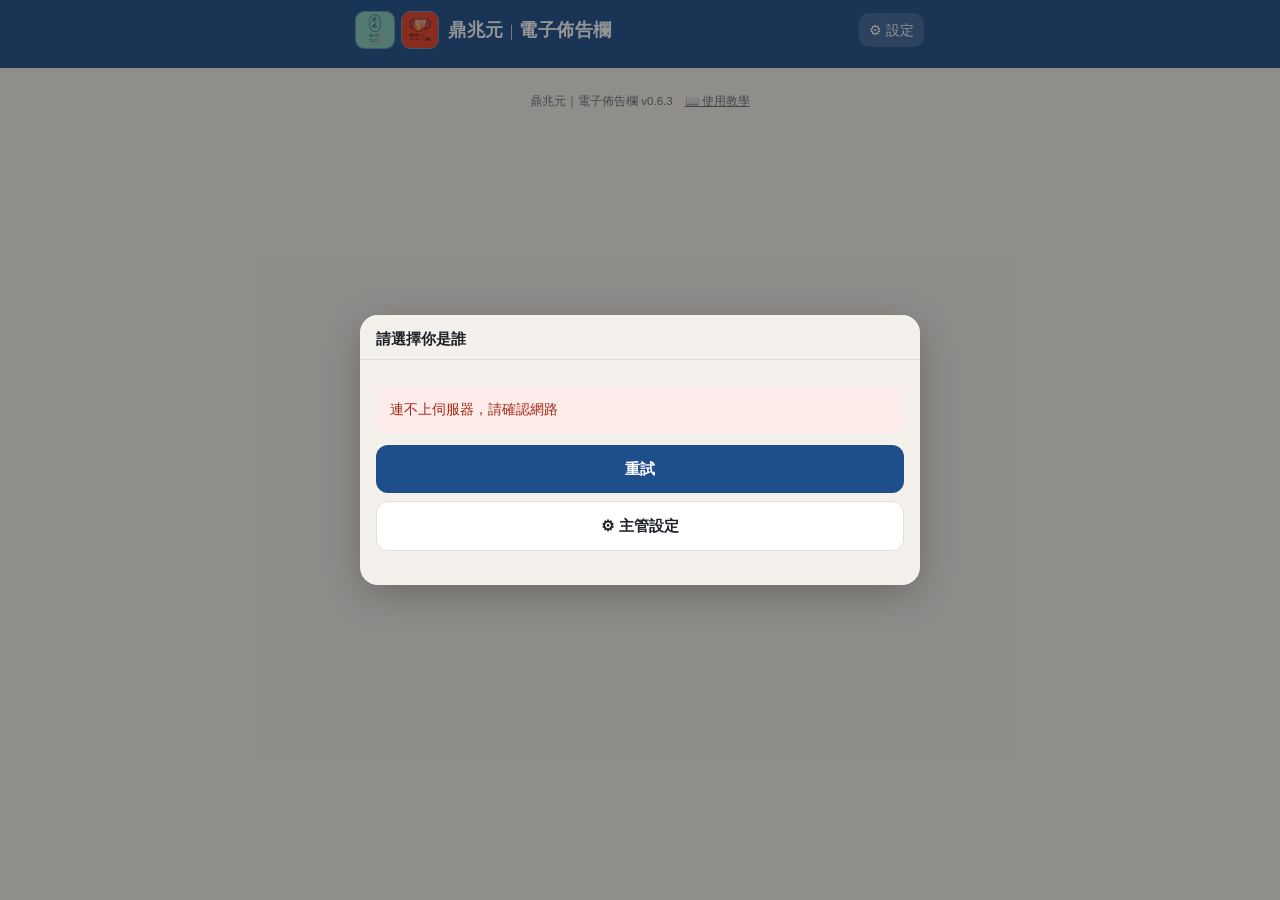
<file: index.html>
<!doctype html>
<html lang="zh-Hant">
<head>
<meta charset="utf-8">
<meta name="viewport" content="width=device-width, initial-scale=1, viewport-fit=cover">
<meta name="robots" content="noindex,nofollow">
<title>鼎兆元｜電子佈告欄</title>
<meta name="description" content="鼎兆元集團公告與重要事項，請點開查看並完成簽名確認。">
<meta property="og:type" content="website">
<meta property="og:site_name" content="鼎兆元｜電子佈告欄">
<meta property="og:title" content="鼎兆元｜電子佈告欄">
<meta property="og:description" content="鼎兆元集團公告與重要事項，請點開查看並完成簽名確認。">
<meta property="og:url" content="https://dzy-bulletin.github.io/">
<meta property="og:image" content="https://dzy-bulletin.github.io/assets/og.jpg">
<meta property="og:image:width" content="1200">
<meta property="og:image:height" content="630">
<meta name="twitter:card" content="summary_large_image">
<meta name="theme-color" content="#1F4E8C">
<link rel="icon" href="assets/logo-mzt.png">
<link rel="stylesheet" href="css/app.css?v=0.6.3">
</head>
<body>

<div class="demo" id="demoBar" hidden></div>

<header class="top">
  <div class="in">
    <div class="logos"><img class="mzt" src="assets/logo-mzt.png" alt="墨竹亭"><img class="mala" src="assets/logo-mala.jpg" alt="麻的小辛辣"></div>
    <h1>鼎兆元<small>｜</small>電子佈告欄</h1>
    <button class="iconbtn" id="openAdmin">⚙ 設定</button>
  </div>
  <div class="me" id="meBar"></div>
</header>

<main class="wrap">
  <div id="app"></div>
  <div class="foot" id="foot"></div>
</main>

<div class="mask" id="mask"><div class="sheet" id="sheet"></div></div>

<div class="viewer" id="viewer">
  <div class="vbar"><b id="vname"></b><button id="vclose">關閉</button></div>
  <div class="vnote">僅供線上檢視・不提供下載</div>
  <div class="vbody" id="vbody"></div>
</div>

<div class="toast" id="toast"></div>

<script src="js/config.js?v=0.6.3"></script>
<script src="js/logic.js?v=0.6.3"></script>
<script src="js/ui.js?v=0.6.3"></script>
<script src="js/api.js?v=0.6.3"></script>
<script src="js/sign.js?v=0.6.3"></script>
<script src="js/staff.js?v=0.6.3"></script>
<script src="js/admin.js?v=0.6.3"></script>
<script>
  // 本機模式才載入假後端（共用正式後端的 Service.js）
  if (CFG.MODE === 'local') {
    ['gas/Auth.js', 'gas/Service.js', 'js/demo-data.js', 'js/mock.js'].reduce(function (p, src) {
      return p.then(function () { return new Promise(function (ok, no) { var s = document.createElement('script'); s.src = src + '?v=' + CFG.VERSION; s.onload = ok; s.onerror = no; document.head.appendChild(s); }); });
    }, Promise.resolve()).then(Staff.start, function () { UI.fatal('本機假後端載入失敗'); });
  } else {
    Staff.start();
  }
</script>
</body>
</html>
</file>
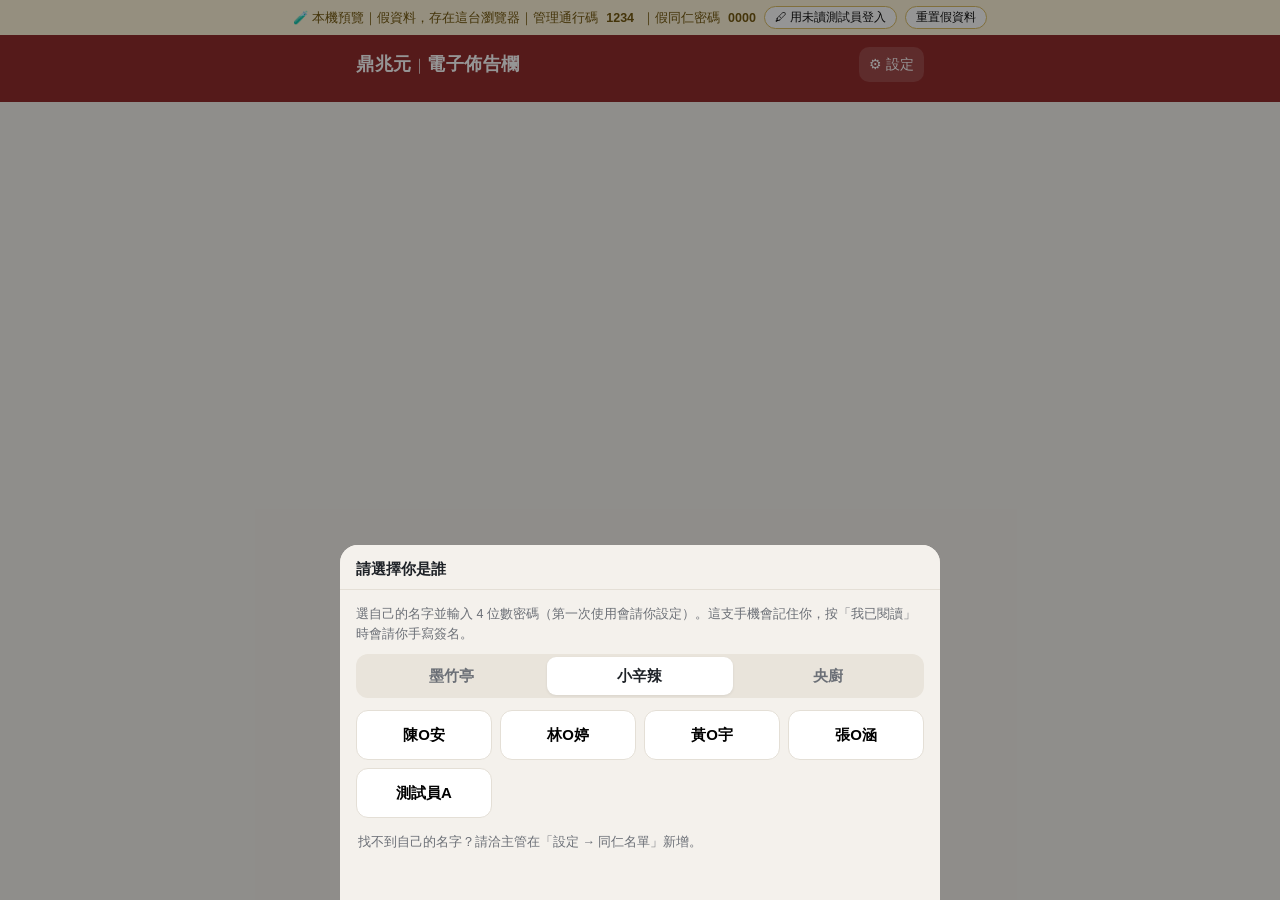
<file: preview/index.html>
<!doctype html>
<html lang="zh-Hant">
<head>
<meta charset="utf-8">
<meta name="viewport" content="width=device-width, initial-scale=1, viewport-fit=cover">
<title>鼎兆元｜電子佈告欄</title>
<style>
:root{
  --bg:#f4f1ec; --card:#fff; --ink:#1f2328; --sub:#6b6f76; --line:#e4dfd6;
  --brand:#8a1f1f; --brand-ink:#fff; --soft:#f8f5f0;
  --mzt:#2f6b4f; --mala:#c0392b; --cf:#b7791f;
  --ok:#2f7d4f; --warn:#b7791f; --dot:#d93025;
  --radius:14px; --shadow:0 1px 2px rgba(0,0,0,.06),0 4px 14px rgba(0,0,0,.05);
}
*{box-sizing:border-box}
html,body{margin:0}
body{background:var(--bg);color:var(--ink);font:15px/1.6 -apple-system,BlinkMacSystemFont,"PingFang TC","Noto Sans TC","Microsoft JhengHei",sans-serif;-webkit-font-smoothing:antialiased}
button{font:inherit;cursor:pointer}
input,textarea,select{font:inherit;color:inherit}
.wrap{max-width:600px;margin:0 auto;padding:0 16px 96px}
.demo{background:#fff4d6;color:#6b4e00;font-size:12.5px;padding:6px 16px;display:flex;gap:8px;align-items:center;justify-content:center;flex-wrap:wrap}
.demo button{border:1px solid #d9b95a;background:#fff;border-radius:999px;padding:1px 10px;font-size:12px}
header.top{position:sticky;top:0;z-index:20;background:var(--brand);color:var(--brand-ink)}
header.top .in{max-width:600px;margin:0 auto;padding:12px 16px 10px;display:flex;align-items:center;gap:10px}
header.top h1{font-size:18px;margin:0;letter-spacing:.5px;flex:1;white-space:nowrap}
header.top h1 small{font-weight:400;opacity:.8}
.iconbtn{background:rgba(255,255,255,.14);border:0;color:#fff;border-radius:10px;padding:6px 10px;font-size:14px}
.me{max-width:600px;margin:0 auto;padding:0 16px 10px;font-size:13px;opacity:.92;display:flex;gap:8px;align-items:center}
.me button{background:none;border:1px solid rgba(255,255,255,.5);color:#fff;border-radius:999px;padding:0 9px;font-size:12px}
.tabs{display:flex;gap:6px;margin:14px 0 10px}
.tabs button{flex:1;border:0;background:transparent;padding:9px 0;border-radius:10px;color:var(--sub);font-weight:600}
.tabs button.on{background:var(--card);color:var(--ink);box-shadow:var(--shadow)}
.seg{display:flex;background:#e9e4db;border-radius:12px;padding:3px;gap:3px;margin-bottom:12px}
.seg button{flex:1;border:0;background:transparent;border-radius:9px;padding:7px 0;font-weight:600;color:var(--sub);position:relative}
.seg button.on{background:#fff;color:var(--ink);box-shadow:0 1px 3px rgba(0,0,0,.08)}
.seg .n{display:inline-block;min-width:18px;height:18px;line-height:18px;border-radius:9px;background:var(--dot);color:#fff;font-size:11px;margin-left:4px;padding:0 5px}
.card{background:var(--card);border-radius:var(--radius);box-shadow:var(--shadow);padding:14px 16px;margin-bottom:10px;display:block;width:100%;text-align:left;border:0;color:inherit;position:relative}
.card.pin{border-left:4px solid var(--brand)}
.card h3{margin:0 0 4px;font-size:16px;line-height:1.4;padding-right:18px}
.meta{font-size:12.5px;color:var(--sub);display:flex;flex-wrap:wrap;gap:4px 10px;align-items:center}
.unread{position:absolute;top:16px;right:14px;width:9px;height:9px;border-radius:50%;background:var(--dot)}
.tag{display:inline-block;font-size:11.5px;font-weight:600;border-radius:6px;padding:0 6px;line-height:19px;color:#fff}
.tag.mzt{background:var(--mzt)} .tag.mala{background:var(--mala)} .tag.cf{background:var(--cf)}
.tag.all{background:#555}
.pinmark{color:var(--brand);font-weight:700;font-size:12px}
.readok{color:var(--ok);font-weight:600}
.empty{text-align:center;color:var(--sub);padding:40px 0}
.months{display:flex;gap:6px;overflow-x:auto;padding-bottom:6px;margin-bottom:8px}
.months button{flex:none;border:1px solid var(--line);background:#fff;border-radius:999px;padding:4px 12px;font-size:13px;color:var(--sub)}
.months button.on{background:var(--ink);color:#fff;border-color:var(--ink)}
.hint{font-size:12.5px;color:var(--sub);margin:-4px 2px 10px}

/* sheet */
.mask{position:fixed;inset:0;background:rgba(20,20,20,.45);z-index:50;display:none;align-items:flex-end;justify-content:center}
.mask.show{display:flex}
.sheet{background:var(--bg);width:100%;max-width:600px;max-height:92vh;overflow:auto;border-radius:18px 18px 0 0;padding:0 0 24px}
.sheet .bar{position:sticky;top:0;background:var(--bg);padding:12px 16px 8px;display:flex;align-items:center;gap:8px;border-bottom:1px solid var(--line);z-index:2}
.sheet .bar b{flex:1;font-size:15px}
.sheet .bar button{border:0;background:#e9e4db;border-radius:10px;padding:5px 12px}
.sheet .body{padding:14px 16px}
.sheet h2{font-size:19px;margin:4px 0 8px;line-height:1.4}
.content{background:#fff;border-radius:12px;padding:14px;white-space:pre-wrap;word-break:break-word;margin:12px 0}
.files{display:grid;gap:8px;margin:10px 0 16px}
.file{display:flex;align-items:center;gap:10px;background:#fff;border-radius:12px;padding:10px 12px;border:1px solid var(--line);width:100%;text-align:left}
.ficon{width:36px;height:36px;border-radius:8px;display:grid;place-items:center;color:#fff;font-size:11px;font-weight:700;flex:none}
.ficon.pdf{background:#d93025}.ficon.docx{background:#2b579a}.ficon.xlsx{background:#217346}
.file .fn{flex:1;min-width:0;overflow:hidden;text-overflow:ellipsis;white-space:nowrap;font-size:14px}
.file .fs{font-size:12px;color:var(--sub)}
.btn{border:0;border-radius:12px;padding:12px 16px;font-weight:700;width:100%}
.btn.primary{background:var(--brand);color:#fff}
.btn.ghost{background:#fff;border:1px solid var(--line);color:var(--ink)}
.btn.small{width:auto;padding:6px 12px;font-size:13px;border-radius:9px;font-weight:600}
.done{background:#e6f3ea;color:var(--ok);border-radius:12px;padding:12px;text-align:center;font-weight:600}

/* viewer */
.viewer{position:fixed;inset:0;background:#2a2a2a;z-index:80;display:none;flex-direction:column}
.viewer.show{display:flex}
.viewer .vbar{display:flex;align-items:center;gap:10px;padding:10px 14px;color:#fff;background:#1c1c1c}
.viewer .vbar b{flex:1;font-size:14px;overflow:hidden;text-overflow:ellipsis;white-space:nowrap}
.viewer .vbar button{border:0;background:#444;color:#fff;border-radius:9px;padding:5px 12px}
.viewer .vnote{font-size:11.5px;color:#bbb;text-align:center;padding:4px 10px;background:#1c1c1c}
.viewer .vbody{flex:1;overflow:auto;padding:14px;-webkit-user-select:none;user-select:none}
.viewer iframe{width:100%;height:100%;border:0;background:#fff;border-radius:4px}
.page{background:#fff;max-width:520px;margin:0 auto 14px;padding:28px 24px;border-radius:3px;min-height:60vh;font-size:13px;color:#333}
.page h4{margin:0 0 12px;font-size:16px}
.page .ln{height:9px;background:#e7e7e7;border-radius:4px;margin:9px 0}
.grid{background:#fff;max-width:620px;margin:0 auto;border-radius:3px;overflow:auto}
.grid table{border-collapse:collapse;font-size:12.5px;min-width:100%}
.grid td,.grid th{border:1px solid #ddd;padding:5px 8px;white-space:nowrap}
.grid th{background:#f1f3f4;font-weight:600;color:#555}

/* admin */
.panel{background:#fff;border-radius:var(--radius);box-shadow:var(--shadow);padding:14px 16px;margin-bottom:12px}
.panel h4{margin:0 0 10px;font-size:15px}
label.f{display:block;font-size:13px;color:var(--sub);margin:10px 0 4px;font-weight:600}
.inp{width:100%;border:1px solid var(--line);border-radius:10px;padding:9px 11px;background:#fff}
textarea.inp{min-height:120px;resize:vertical}
.chk{display:flex;flex-wrap:wrap;gap:8px}
.chk label{display:flex;align-items:center;gap:5px;border:1px solid var(--line);border-radius:10px;padding:6px 10px;background:#fff;font-size:14px}
.row{display:flex;gap:10px}.row>*{flex:1}
.arow{border-top:1px solid var(--line);padding:11px 0}
.arow:first-child{border-top:0}
.arow .t{font-weight:600;line-height:1.4}
.acts{display:flex;gap:6px;flex-wrap:wrap;margin-top:8px}
.prog{height:6px;background:#eee;border-radius:3px;overflow:hidden;margin-top:6px}
.prog i{display:block;height:100%;background:var(--ok)}
.status{font-size:11.5px;font-weight:700;border-radius:6px;padding:0 6px;line-height:19px}
.st-on{background:#e6f3ea;color:var(--ok)} .st-plan{background:#fff4d6;color:#8a6200} .st-off{background:#eee;color:#666}
.names{display:flex;flex-wrap:wrap;gap:6px;margin-top:6px}
.names span{font-size:12.5px;background:var(--soft);border:1px solid var(--line);border-radius:999px;padding:1px 9px}
.names span.no{background:#fdecea;border-color:#f5c2bd;color:#a52714}
.err{color:#c62828;font-size:13px;margin-top:6px}
.picklist{display:grid;grid-template-columns:repeat(auto-fill,minmax(110px,1fr));gap:8px;margin-top:8px}
.picklist button{border:1px solid var(--line);background:#fff;border-radius:12px;padding:12px 6px;font-weight:600}
.toast{position:fixed;left:50%;bottom:28px;transform:translateX(-50%);background:#222;color:#fff;padding:9px 16px;border-radius:999px;font-size:14px;z-index:99;opacity:0;transition:.2s;pointer-events:none}
.toast.show{opacity:1}
</style>
</head>
<body>

<div class="demo">🧪 本機預覽｜假資料，存在這台瀏覽器｜管理通行碼 <b>1234</b>｜假同仁密碼 <b>0000</b> <button id="testMe">🖊 用未讀測試員登入</button> <button id="resetDemo">重置假資料</button></div>

<header class="top">
  <div class="in">
    <h1>鼎兆元<small>｜</small>電子佈告欄</h1>
    <button class="iconbtn" id="openAdmin">⚙ 設定</button>
  </div>
  <div class="me" id="meBar"></div>
</header>

<main class="wrap" id="app"></main>

<div class="mask" id="mask"><div class="sheet" id="sheet"></div></div>

<div class="viewer" id="viewer">
  <div class="vbar"><b id="vname"></b><button id="vclose">關閉</button></div>
  <div class="vnote">僅供線上檢視・不提供下載（正式版以 Google Drive 預覽器開啟，已關閉下載／列印／複製）</div>
  <div class="vbody" id="vbody"></div>
</div>

<div class="toast" id="toast"></div>

<script>
'use strict';
/* ========== 常數 ========== */
const UNITS = [
  {id:'mzt', name:'墨竹亭'},
  {id:'mala', name:'小辛辣'},
  {id:'cf', name:'央廚'},
];
const UNIT_NAME = Object.fromEntries(UNITS.map(u=>[u.id,u.name]));
const MAX_FILES = 5, MAX_MB = 20;
const ACCEPT = {pdf:['pdf'], docx:['doc','docx'], xlsx:['xls','xlsx']};
const KEY = 'dzyb_demo_v4', MEKEY = 'dzyb_me_v4';

/* ========== 日期（台北） ========== */
function today(){ return new Intl.DateTimeFormat('en-CA',{timeZone:'Asia/Taipei'}).format(new Date()); }
function md(d){ if(!d) return ''; const [,m,dd]=d.split('-'); return (+m)+'/'+(+dd); }
function ym(d){ const [y,m]=d.split('-'); return y+' 年 '+(+m)+' 月'; }
function addDays(d,n){ const t=new Date(d+'T00:00:00Z'); t.setUTCDate(t.getUTCDate()+n); return t.toISOString().slice(0,10); }
function nowStamp(){ return new Date().toLocaleString('zh-TW',{timeZone:'Asia/Taipei',month:'numeric',day:'numeric',hour:'2-digit',minute:'2-digit',hour12:false}); }

/* ========== 假資料 ========== */
function seed(){
  const T = today();
  const staff = [
    ['s1','陳O安','mala'],['s2','林O婷','mala'],['s3','黃O宇','mala'],['s4','張O涵','mala'],
    ['s5','李O豪','mzt'],['s6','王O芳','mzt'],['s7','吳O翔','mzt'],['s8','劉O君','mzt'],
    ['s9','蔡O明','cf'],['s10','楊O琪','cf'],['s11','許O傑','cf'],['s12','鄭O萱','cf'],
    ['t1','測試員A','mala'],['t2','測試員B','mzt'],['t3','測試員C','cf'],
  ].map(([id,name,unit])=>({id,name,unit,pin:id.startsWith('t')?null:'0000',pinVer:1,fail:0,lockUntil:0}));
  const F = (name,type,mb)=>({name,type,size:Math.round(mb*1024*1024)});
  const P = (o)=>Object.assign({published:true,pinned:false,offOn:null,expiresOn:null,files:[],body:''},o);
  const posts = [
    P({id:'p1',title:'10 月份排班提醒與請假流程調整',units:['mzt','mala','cf'],pinned:true,publishOn:addDays(T,-4),expiresOn:addDays(T,32),
      body:'各位同仁好：\n\n1. 10 月班表已上傳，請於本週五前確認。\n2. 自 10/1 起，請假需提前 3 天於打卡系統申請，臨時請假請直接電話告知店長。\n3. 附件為新版請假流程與 10 月假日對照表。\n\n如有疑問請洽各單位主管。',
      files:[F('請假流程說明_v2.pdf','pdf',1.2),F('2026年10月假日對照表.xlsx','xlsx',0.3)]}),
    P({id:'p2',title:'【新品】藤椒雞上市作業 SOP',units:['mala'],publishOn:addDays(T,-9),expiresOn:addDays(T,21),
      body:'藤椒雞 10/1 三店同步上市。\n請全員於上市前詳讀附件 SOP，重點：\n・醃料比例與靜置時間\n・出餐份量 180g\n・過敏原標示（含花椒）',
      files:[F('藤椒雞_SOP.docx','docx',2.4),F('藤椒雞_出餐照片.pdf','pdf',6.8)]}),
    P({id:'p3',title:'燃麵醬料配方更新（第 3 版）',units:['mzt'],publishOn:addDays(T,-14),expiresOn:null,
      body:'即日起燃麵醬料改用第 3 版配方，舊版請勿再使用。\n配方表如附件，請店長負責教育訓練並簽名回報。',
      files:[F('燃麵醬料配方_v3.pdf','pdf',0.8)]}),
    P({id:'p4',title:'冷凍庫盤點時間調整為每週二',units:['cf'],publishOn:addDays(T,-2),expiresOn:addDays(T,11),
      body:'自下週起冷凍庫盤點由每週一改為每週二 14:00，請當班同仁配合。'}),
    P({id:'p5',title:'颱風季應變通報流程',units:['mzt','mala','cf'],pinned:true,publishOn:addDays(T,-19),expiresOn:addDays(T,1),
      body:'颱風警報發布時：\n1. 店長於 LINE 群組回報營業狀態\n2. 停止營業須經品牌主管同意\n3. 同仁安全優先，交通受阻請立即通報',
      files:[F('颱風應變流程圖.pdf','pdf',0.5)]}),
    P({id:'p6',title:'中秋節金發放說明',units:['mzt','mala','cf'],publishOn:addDays(T,2),expiresOn:addDays(T,16),
      body:'（排定上架，到上架日才會出現在同仁的佈告欄）\n中秋節金將隨 10 月薪資發放。'}),
    // 已封存
    P({id:'p7',title:'8 月起勞健保費率調整說明',units:['mzt','mala','cf'],publishOn:'2026-08-01',expiresOn:'2026-08-31',
      body:'8 月起勞健保費率調整，薪資單將同步更新。',files:[F('勞健保費率對照.xlsx','xlsx',0.2)]}),
    P({id:'p8',title:'暑期限定活動結束通知',units:['mala'],publishOn:'2026-07-20',expiresOn:'2026-08-15',body:'暑期限定套餐於 8/15 結束販售，POS 按鍵將同步移除。'}),
    P({id:'p9',title:'七月消防演練時間表',units:['mzt'],publishOn:'2026-07-01',expiresOn:'2026-07-20',body:'各店消防演練時間如附件。',files:[F('消防演練時間表.docx','docx',0.4)]}),
    P({id:'p10',title:'舊版配送時刻表（已停用）',units:['cf'],publishOn:'2026-08-20',expiresOn:null,published:false,offOn:'2026-09-05',body:'此版時刻表已由新版取代。'}),
  ];
  const reads = {
    p1:{s1:'9/26 10:12',s2:'9/26 11:40',s5:'9/25 18:02',s9:'9/27 09:30',s10:'9/27 09:31',s6:'9/26 14:20'},
    p2:{s1:'9/21 10:00',s3:'9/22 16:45'},
    p3:{s5:'9/16 12:00',s6:'9/16 12:30',s7:'9/17 09:10',s8:'9/18 20:05'},
    p5:{s1:'9/11 10:00',s2:'9/11 10:05',s3:'9/12 11:00',s4:'9/12 11:30',s5:'9/11 18:00',s9:'9/12 08:00'},
    p7:{s1:'8/2 10:00',s5:'8/3 10:00',s9:'8/2 09:00'},
  };
  return {staff,posts,reads,passcode:'1234',seq:100};
}
let DB;
function load(){ try{ DB = JSON.parse(localStorage.getItem(KEY)); }catch(e){} if(!DB) { DB = seed(); save(); } }
function save(){ try{ localStorage.setItem(KEY, JSON.stringify(DB)); }catch(e){} }
let ME = null; try{ ME = JSON.parse(localStorage.getItem(MEKEY)); }catch(e){}
const BLOBS = {}; // 本機預覽：上傳檔案的 blob url（重新整理後消失）

/* ========== 狀態判斷 ========== */
// 回傳 {state:'on'|'plan'|'off', month:'YYYY-MM'|null}
function status(p){
  const T = today();
  if(!p.published) return {state:'off', month:(p.offOn||T).slice(0,7), offDate:p.offOn};
  if(p.expiresOn && p.expiresOn < T) return {state:'off', month:p.expiresOn.slice(0,7), offDate:p.expiresOn};
  if(p.publishOn > T) return {state:'plan', month:null};
  return {state:'on', month:null};
}
function targetStaff(p){ return DB.staff.filter(s=>p.units.includes(s.unit)); }
function isAll(p){ return UNITS.every(u=>p.units.includes(u.id)); }
function tagsHTML(p){ return isAll(p) ? '<span class="tag all">全部</span>' : p.units.map(u=>`<span class="tag ${u}">${UNIT_NAME[u]}</span>`).join(' '); }
function sortPosts(a,b){ return (b.pinned-a.pinned) || (b.publishOn.localeCompare(a.publishOn)); }
function esc(s){ return String(s).replace(/[&<>"']/g,c=>({'&':'&amp;','<':'&lt;','>':'&gt;','"':'&quot;',"'":'&#39;'}[c])); }
function fsize(b){ return b>=1048576 ? (b/1048576).toFixed(1)+' MB' : Math.max(1,Math.round(b/1024))+' KB'; }
function ftype(name){ const ext=name.split('.').pop().toLowerCase(); return Object.keys(ACCEPT).find(k=>ACCEPT[k].includes(ext)); }
function toast(t){ const el=document.getElementById('toast'); el.textContent=t; el.classList.add('show'); clearTimeout(toast._t); toast._t=setTimeout(()=>el.classList.remove('show'),1800); }
function iRead(p){ return ME && DB.reads[p.id] && DB.reads[p.id][ME.id]; }
function readAt(r){ return typeof r==='string' ? r : r.at; }
function readSig(r){ return typeof r==='string' ? null : r.sig; }
function meValid(){ if(!ME) return false; const s=DB.staff.find(x=>x.id===ME.id); return !!(s && s.pin && s.pinVer===ME.pinVer); }
function iTarget(p){ return meValid() && p.units.includes(ME.unit); }

/* ========== 同仁端 ========== */
const view = {tab:'board', unit: ME?ME.unit:'mala', month:null};

function renderMe(){
  const bar = document.getElementById('meBar');
  if(meValid()){
    bar.innerHTML = `👤 ${esc(ME.name)}（${UNIT_NAME[ME.unit]}） <button id="chgMe">不是我</button>`;
    document.getElementById('chgMe').onclick = pickMe;
  } else bar.innerHTML = '';
}

function render(){
  renderMe();
  const app = document.getElementById('app');
  if(!meValid()){ ME=null; app.innerHTML=''; return pickMe(true); }
  const T = today();
  const onPosts = DB.posts.filter(p=>status(p).state==='on');
  const unreadCount = u => onPosts.filter(p=>p.units.includes(u) && iTarget(p) && !iRead(p)).length;

  let h = `<div class="tabs">
    <button data-tab="board" class="${view.tab==='board'?'on':''}">📌 公告</button>
    <button data-tab="hist" class="${view.tab==='hist'?'on':''}">🗂 歷史區</button></div>
  <div class="seg">${UNITS.map(u=>{ const n=(view.tab==='board'&&u.id===ME.unit)?unreadCount(u.id):0;
      return `<button data-unit="${u.id}" class="${view.unit===u.id?'on':''}">${u.name}${n?`<span class="n">${n}</span>`:''}</button>`}).join('')}</div>`;

  if(view.tab==='board'){
    const list = onPosts.filter(p=>p.units.includes(view.unit)).sort(sortPosts);
    h += list.length ? list.map(cardHTML).join('') : `<div class="empty">目前沒有公告</div>`;
  } else {
    const arch = DB.posts.filter(p=>status(p).state==='off' && p.units.includes(view.unit));
    const months = [...new Set(arch.map(p=>status(p).month))].sort().reverse();
    if(!months.includes(view.month)) view.month = months[0]||null;
    h += `<div class="hint">依下架日期的月份封存</div>`;
    if(!months.length) h += `<div class="empty">還沒有封存的公告</div>`;
    else {
      h += `<div class="months">${months.map(m=>`<button data-month="${m}" class="${m===view.month?'on':''}">${ym(m+'-01')}</button>`).join('')}</div>`;
      const list = arch.filter(p=>status(p).month===view.month).sort((a,b)=>status(b).offDate.localeCompare(status(a).offDate));
      h += list.map(cardHTML).join('');
    }
  }
  app.innerHTML = h;
  app.querySelectorAll('[data-tab]').forEach(b=>b.onclick=()=>{view.tab=b.dataset.tab; render();});
  app.querySelectorAll('[data-unit]').forEach(b=>b.onclick=()=>{view.unit=b.dataset.unit; render();});
  app.querySelectorAll('[data-month]').forEach(b=>b.onclick=()=>{view.month=b.dataset.month; render();});
  app.querySelectorAll('[data-post]').forEach(b=>b.onclick=()=>openPost(b.dataset.post));
}

function cardHTML(p){
  const st = status(p);
  const unread = st.state==='on' && iTarget(p) && !iRead(p);
  const exp = st.state==='off' ? `下架 ${md(st.offDate)}` : (p.expiresOn ? `到期 ${md(p.expiresOn)}` : '不自動下架');
  return `<button class="card ${p.pinned&&st.state==='on'?'pin':''}" data-post="${p.id}">
    ${unread?'<span class="unread"></span>':''}
    <h3>${esc(p.title)}</h3>
    <div class="meta">${p.pinned&&st.state==='on'?'<span class="pinmark">📌 置頂</span>':''}${tagsHTML(p)}
      <span>上架 ${md(p.publishOn)}</span><span>${exp}</span>
      ${p.files.length?`<span>📎 ${p.files.length}</span>`:''}
      ${iRead(p)?'<span class="readok">✓ 已讀</span>':''}</div>
  </button>`;
}

function openPost(id){
  const p = DB.posts.find(x=>x.id===id); const st = status(p);
  const read = iRead(p);
  let foot = '';
  if(st.state==='on' && iTarget(p)){
    foot = read ? `<div class="done">✓ 已於 ${readAt(read)} 簽名確認閱讀${readSig(read)?`<div><img src="${readSig(read)}" style="max-width:220px;height:70px;object-fit:contain;background:#fff;border-radius:8px;margin-top:8px"></div>`:''}</div>`
                : `<button class="btn primary" id="ackBtn">我已閱讀</button>`;
  } else if(st.state==='off'){
    foot = `<div class="hint" style="text-align:center">此公告已於 ${md(st.offDate)} 下架，僅供查閱</div>`;
  }
  openSheet(`<div class="bar"><b>公告內容</b><button data-close>關閉</button></div>
    <div class="body">
      <div class="meta">${p.pinned&&st.state==='on'?'<span class="pinmark">📌 置頂</span>':''}${tagsHTML(p)}</div>
      <h2>${esc(p.title)}</h2>
      <div class="meta"><span>上架 ${p.publishOn}</span><span>${st.state==='off'?'下架 '+st.offDate:(p.expiresOn?'到期 '+p.expiresOn:'不自動下架')}</span></div>
      ${p.body?`<div class="content">${esc(p.body)}</div>`:''}
      ${p.files.length?`<div class="meta" style="margin-top:8px">附件（點開線上檢視）</div><div class="files">${p.files.map((f,i)=>fileHTML(f,`data-view="${p.id}:${i}"`)).join('')}</div>`:''}
      ${foot}
    </div>`);
  const ack = document.getElementById('ackBtn');
  if(ack) ack.onclick = ()=>openSign(p);
  document.querySelectorAll('[data-view]').forEach(b=>b.onclick=()=>{ const [pid,i]=b.dataset.view.split(':'); openViewer(DB.posts.find(x=>x.id===pid).files[+i]); });
}
function openSign(p){
  openSheet(`<div class="bar"><b>電子簽名</b><button id="sgBack">返回</button></div>
    <div class="body">
      <div class="hint" style="margin:0 0 8px">我，<b>${esc(ME.name)}</b>，已閱讀並了解「${esc(p.title)}」的內容。請在下方框內簽名：</div>
      <canvas id="sgPad" style="width:100%;height:200px;background:#fff;border:2px dashed #cfc7ba;border-radius:12px;touch-action:none;display:block"></canvas>
      <div class="err" id="sgErr"></div>
      <div class="row" style="margin-top:12px"><button class="btn ghost" id="sgClear">清除重簽</button><button class="btn primary" id="sgOk">確認簽名</button></div>
    </div>`, true);
  document.getElementById('sgBack').onclick=()=>openPost(p.id);
  const c=document.getElementById('sgPad'), r=c.getBoundingClientRect(), dpr=window.devicePixelRatio||1;
  c.width=r.width*dpr; c.height=r.height*dpr;
  const x=c.getContext('2d'); x.scale(dpr,dpr); x.lineWidth=2.6; x.lineCap='round'; x.lineJoin='round'; x.strokeStyle='#1a1a1a';
  let drawing=false, len=0, last=null;
  const pt=e=>{ const b=c.getBoundingClientRect(); return {x:e.clientX-b.left,y:e.clientY-b.top}; };
  c.onpointerdown=e=>{ drawing=true; last=pt(e); c.setPointerCapture(e.pointerId); };
  c.onpointermove=e=>{ if(!drawing) return; const q=pt(e); x.beginPath(); x.moveTo(last.x,last.y); x.lineTo(q.x,q.y); x.stroke(); len+=Math.hypot(q.x-last.x,q.y-last.y); last=q; };
  c.onpointerup=c.onpointercancel=()=>{ drawing=false; };
  document.getElementById('sgClear').onclick=()=>{ x.clearRect(0,0,c.width,c.height); len=0; };
  document.getElementById('sgOk').onclick=()=>{
    if(len<40) return document.getElementById('sgErr').textContent='請先簽名';
    // 縮小存檔（正式版存到 Drive／試算表）
    const o=document.createElement('canvas'); o.width=360; o.height=Math.round(360*c.height/c.width);
    const ox=o.getContext('2d'); ox.fillStyle='#fff'; ox.fillRect(0,0,o.width,o.height); ox.drawImage(c,0,0,o.width,o.height);
    (DB.reads[p.id] ||= {})[ME.id] = {at:nowStamp(), sig:o.toDataURL('image/jpeg',0.7)};
    save(); toast('已簽名確認'); openPost(p.id); render();
  };
}
function fileHTML(f,attr){ return `<button class="file" ${attr||''}><span class="ficon ${f.type}">${f.type==='docx'?'DOC':f.type==='xlsx'?'XLS':'PDF'}</span><span class="fn">${esc(f.name)}</span><span class="fs">${fsize(f.size)}</span></button>`; }

function pickMe(force){
  let unit = (ME&&ME.unit) || view.unit;
  const draw = ()=>{
    const people = DB.staff.filter(s=>s.unit===unit);
    openSheet(`<div class="bar"><b>請選擇你是誰</b>${force===true?'':'<button data-close>取消</button>'}</div>
      <div class="body">
        <div class="hint" style="margin:0 0 10px">選自己的名字並輸入 4 位數密碼（第一次使用會請你設定）。這支手機會記住你，按「我已閱讀」時會請你手寫簽名。</div>
        <div class="seg">${UNITS.map(u=>`<button data-pu="${u.id}" class="${u.id===unit?'on':''}">${u.name}</button>`).join('')}</div>
        <div class="picklist">${people.map(s=>`<button data-pick="${s.id}">${esc(s.name)}</button>`).join('') || '<div class="hint">這個單位還沒有同仁名單</div>'}</div>
        <div class="hint" style="margin-top:14px">找不到自己的名字？請洽主管在「設定 → 同仁名單」新增。</div>
      </div>`, force===true);
    document.querySelectorAll('[data-pu]').forEach(b=>b.onclick=()=>{unit=b.dataset.pu; draw();});
    document.querySelectorAll('[data-pick]').forEach(b=>b.onclick=()=>{
      openPin(DB.staff.find(x=>x.id===b.dataset.pick), force);
    });
  };
  draw();
}

/* ========== 個人密碼 ========== */
const PIN_MAX_FAIL = 5, PIN_LOCK_MIN = 5;
function pinInput(id,ph){ return `<input class="inp" id="${id}" type="password" inputmode="numeric" pattern="[0-9]*" maxlength="4" autocomplete="off" placeholder="${ph}" style="font-size:22px;letter-spacing:10px;text-align:center">`; }
function loginAs(s){
  s.fail=0; s.lockUntil=0; save();
  ME={id:s.id,name:s.name,unit:s.unit,pinVer:s.pinVer}; try{localStorage.setItem(MEKEY,JSON.stringify(ME));}catch(e){}
  view.unit=s.unit; view.tab='board'; closeSheet(); render(); toast('你好，'+s.name);
}
function openPin(s, force){
  const back = `<button id="pinBack">返回</button>`;
  if(!s.pin){
    // 第一次：設定密碼
    openSheet(`<div class="bar"><b>設定個人密碼</b>${back}</div><div class="body">
      <div class="hint" style="margin:0 0 10px"><b>${esc(s.name)}</b>（${UNIT_NAME[s.unit]}）你好，第一次使用請設定 4 位數密碼，之後換手機或換人使用時要輸入。</div>
      <label class="f">輸入 4 位數密碼</label>${pinInput('p1','••••')}
      <label class="f">再輸入一次</label>${pinInput('p2','••••')}
      <div class="err" id="pinErr"></div><div style="height:12px"></div>
      <button class="btn primary" id="pinGo">設定並進入</button></div>`, true);
    document.getElementById('pinBack').onclick=()=>pickMe(force);
    document.getElementById('pinGo').onclick=()=>{
      const a=document.getElementById('p1').value, b=document.getElementById('p2').value, e=document.getElementById('pinErr');
      if(!/^\d{4}$/.test(a)) return e.textContent='請輸入 4 位數字';
      if(/^(\d)\1{3}$/.test(a) || '0123456789'.includes(a) || '9876543210'.includes(a)) return e.textContent='太好猜了（如 1111、1234），請換一組';
      if(a!==b) return e.textContent='兩次輸入不一樣';
      s.pin=a; s.pinVer=(s.pinVer||0)+1; save(); loginAs(s);
    };
    setTimeout(()=>document.getElementById('p1')?.focus(),50);
    return;
  }
  // 已設定：驗證
  openSheet(`<div class="bar"><b>輸入密碼</b>${back}</div><div class="body">
    <div class="hint" style="margin:0 0 10px">${esc(s.name)}（${UNIT_NAME[s.unit]}）</div>
    ${pinInput('pv','請輸入 4 位數密碼')}
    <div class="err" id="pinErr"></div><div style="height:12px"></div>
    <button class="btn primary" id="pinGo">進入</button>
    <div style="height:10px"></div><button class="btn ghost" id="pinForgot">忘記密碼？</button></div>`, true);
  document.getElementById('pinBack').onclick=()=>pickMe(force);
  document.getElementById('pinForgot').onclick=()=>openForgot(s, force);
  const go=()=>{
    const e=document.getElementById('pinErr'), now=Date.now();
    if(s.lockUntil>now) return e.textContent=`錯誤太多次，請 ${Math.ceil((s.lockUntil-now)/60000)} 分鐘後再試，或按「忘記密碼」`;
    if(document.getElementById('pv').value===s.pin) return loginAs(s);
    s.fail=(s.fail||0)+1;
    if(s.fail>=PIN_MAX_FAIL){ s.lockUntil=now+PIN_LOCK_MIN*60000; s.fail=0; e.textContent=`錯誤 ${PIN_MAX_FAIL} 次，鎖定 ${PIN_LOCK_MIN} 分鐘`; }
    else e.textContent=`密碼錯誤（還可以試 ${PIN_MAX_FAIL-s.fail} 次）`;
    save(); document.getElementById('pv').value='';
  };
  document.getElementById('pinGo').onclick=go;
  document.getElementById('pv').onkeydown=ev=>{ if(ev.key==='Enter') go(); };
  setTimeout(()=>document.getElementById('pv')?.focus(),50);
}
function openForgot(s, force){
  openSheet(`<div class="bar"><b>忘記密碼</b><button id="fgBack">返回</button></div><div class="body">
    <div class="content" style="margin-top:0">請主管到「設定 → 同仁名單」按「重設密碼」，你下次選名字時就能設定新密碼。</div>
    <button class="btn ghost" id="fgOk">我知道了</button></div>`, true);
  document.getElementById('fgBack').onclick=()=>openPin(s, force);
  document.getElementById('fgOk').onclick=()=>pickMe(force);
}

/* ========== sheet / viewer ========== */
let sheetLocked=false;
function openSheet(html, locked){ sheetLocked=!!locked; const s=document.getElementById('sheet'); s.innerHTML=html; s.scrollTop=0; document.getElementById('mask').classList.add('show');
  s.querySelectorAll('[data-close]').forEach(b=>b.onclick=closeSheet); }
function closeSheet(){ document.getElementById('mask').classList.remove('show'); if(!meValid()){ ME=null; renderMe(); document.getElementById('app').innerHTML=''; setTimeout(()=>pickMe(true),0); } }
document.getElementById('mask').onclick = e=>{ if(e.target.id==='mask' && !sheetLocked) closeSheet(); };

function openViewer(f){
  document.getElementById('vname').textContent = f.name;
  const body = document.getElementById('vbody');
  if(f.blob && f.type==='pdf'){
    body.innerHTML = `<iframe src="${f.blob}#toolbar=0&navpanes=0"></iframe>`;
  } else if(f.type==='xlsx'){
    const cols='ABCDEF'.split('');
    body.innerHTML = `<div class="grid"><table><tr><th></th>${cols.map(c=>`<th>${c}</th>`).join('')}</tr>${
      Array.from({length:18},(_,r)=>`<tr><th>${r+1}</th>${cols.map((c,i)=>`<td>${r===0?['日期','星期','類別','說明','負責','備註'][i]:(i===0?'10/'+(r):i===1?'一二三四五六日'[(r+2)%7]:'　')}</td>`).join('')}</tr>`).join('')}</table></div>
      <div class="hint" style="color:#aaa;text-align:center;margin-top:10px">（預覽用示意畫面，正式版顯示真實內容）</div>`;
  } else {
    body.innerHTML = [1,2].map(n=>`<div class="page"><h4>${esc(f.name.replace(/\.\w+$/,''))}${n>1?'（續）':''}</h4>${Array.from({length:14},(_,i)=>`<div class="ln" style="width:${60+((i*37+n*13)%40)}%"></div>`).join('')}</div>`).join('')
      + `<div class="hint" style="color:#aaa;text-align:center">（預覽用示意畫面，正式版顯示真實內容）</div>`;
  }
  document.getElementById('viewer').classList.add('show');
}
document.getElementById('vclose').onclick = ()=>{ document.getElementById('viewer').classList.remove('show'); document.getElementById('vbody').innerHTML=''; };
document.getElementById('viewer').addEventListener('contextmenu', e=>e.preventDefault());

/* ========== 設定（通行碼） ========== */
let adminOK = false;
const admin = {tab:'posts', filter:'on', expand:null, edit:null, draftFiles:[]};

document.getElementById('openAdmin').onclick = ()=>{
  if(adminOK) return renderAdmin();
  openSheet(`<div class="bar"><b>設定</b><button data-close>取消</button></div>
    <div class="body"><label class="f">請輸入通行碼</label>
      <input class="inp" id="pc" type="password" inputmode="numeric" autocomplete="off">
      <div class="err" id="pcErr"></div>
      <div style="height:12px"></div><button class="btn primary" id="pcGo">進入設定</button></div>`);
  const go = ()=>{ if(document.getElementById('pc').value===DB.passcode){ adminOK=true; renderAdmin(); } else document.getElementById('pcErr').textContent='通行碼錯誤'; };
  document.getElementById('pcGo').onclick = go;
  document.getElementById('pc').onkeydown = e=>{ if(e.key==='Enter') go(); };
  setTimeout(()=>document.getElementById('pc')?.focus(),50);
};

function renderAdmin(){
  const tabs = [['posts','公告管理'],['new',admin.edit?'編輯公告':'新增公告'],['staff','同仁名單'],['pass','通行碼']];
  let h = `<div class="bar"><b>設定</b><button id="lock">登出</button><button data-close>關閉</button></div><div class="body">
    <div class="seg">${tabs.map(([k,n])=>`<button data-at="${k}" class="${admin.tab===k?'on':''}">${n}</button>`).join('')}</div>`;
  if(admin.tab==='posts') h += adminPosts();
  if(admin.tab==='new') h += adminForm();
  if(admin.tab==='staff') h += adminStaff();
  if(admin.tab==='pass') h += `<div class="panel"><h4>變更通行碼</h4>
      <label class="f">新通行碼（至少 4 碼）</label><input class="inp" id="np" type="password">
      <div class="err" id="npErr"></div><div style="height:10px"></div><button class="btn primary" id="npGo">儲存</button>
      <div class="hint" style="margin-top:10px">有通行碼的人都可以上架、下架公告與管理同仁名單。變更後請通知所有管理者。</div></div>`;
  h += '</div>';
  const keepScroll = document.getElementById('sheet').scrollTop;
  openSheet(h);
  document.getElementById('sheet').scrollTop = keepScroll;
  document.getElementById('lock').onclick = ()=>{ adminOK=false; closeSheet(); toast('已登出設定'); };
  document.querySelectorAll('[data-at]').forEach(b=>b.onclick=()=>{ if(b.dataset.at!=='new'){admin.edit=null;admin.draftFiles=[];} admin.tab=b.dataset.at; renderAdmin(); document.getElementById('sheet').scrollTop=0; });
  bindAdmin();
}

function adminPosts(){
  const groups = {on:'上架中',plan:'排定上架',off:'已下架'};
  const cnt = k=>DB.posts.filter(p=>status(p).state===k).length;
  const list = DB.posts.filter(p=>status(p).state===admin.filter)
    .sort(admin.filter==='off' ? (a,b)=>status(b).offDate.localeCompare(status(a).offDate) : sortPosts);
  let h = `<div class="months">${Object.entries(groups).map(([k,n])=>`<button data-af="${k}" class="${admin.filter===k?'on':''}">${n} ${cnt(k)}</button>`).join('')}</div><div class="panel">`;
  if(!list.length) h += `<div class="empty" style="padding:20px 0">沒有資料</div>`;
  h += list.map(p=>{
    const st=status(p), tg=targetStaff(p), rd=DB.reads[p.id]||{};
    const readN = tg.filter(s=>rd[s.id]).length;
    const pct = tg.length? Math.round(readN/tg.length*100):0;
    const stTag = {on:'<span class="status st-on">上架中</span>',plan:'<span class="status st-plan">排定</span>',off:'<span class="status st-off">已下架</span>'}[st.state];
    const exp = admin.expand===p.id;
    return `<div class="arow">
      <div class="t">${p.pinned?'📌 ':''}${esc(p.title)}</div>
      <div class="meta" style="margin-top:3px">${stTag}${tagsHTML(p)}<span>上架 ${md(p.publishOn)}</span>
        <span>${st.state==='off'?'下架 '+md(st.offDate)+'（封存於 '+ym(st.offDate)+'）':(p.expiresOn?'到期 '+md(p.expiresOn):'不自動下架')}</span>${p.files.length?`<span>📎${p.files.length}</span>`:''}</div>
      ${st.state!=='plan'?`<div class="meta" style="margin-top:6px">已讀 <b style="color:var(--ink)">${readN}/${tg.length}</b> 人</div><div class="prog"><i style="width:${pct}%"></i></div>`:''}
      ${exp?`<div class="names">${tg.map(s=>`<span class="${rd[s.id]?'':'no'}">${rd[s.id]?'✓':'✗'} ${esc(s.name)}<small style="opacity:.6"> ${UNIT_NAME[s.unit]}${rd[s.id]?' '+readAt(rd[s.id]):''}</small>${rd[s.id]&&readSig(rd[s.id])?`<br><img src="${readSig(rd[s.id])}" style="height:40px;background:#fff;border-radius:4px;margin-top:3px">`:''}</span>`).join('')||'<span>此單位沒有同仁</span>'}</div>`:''}
      <div class="acts">
        ${st.state!=='plan'?`<button class="btn ghost small" data-rx="${p.id}">${exp?'收起回條':'已讀回條／簽名'}</button>`:''}
        ${st.state==='off'
          ? `<button class="btn ghost small" data-re="${p.id}">重新上架</button>`
          : `<button class="btn ghost small" data-off="${p.id}">下架</button><button class="btn ghost small" data-pin="${p.id}">${p.pinned?'取消置頂':'置頂'}</button>`}
        <button class="btn ghost small" data-ed="${p.id}">編輯</button>
      </div></div>`;
  }).join('');
  return h + `</div><div class="hint">公告不提供刪除，下架後依下架月份封存於歷史區，永久留存。</div>`;
}

function adminForm(){
  const p = admin.edit ? DB.posts.find(x=>x.id===admin.edit) : null;
  const T = today();
  const units = p ? p.units : [];
  const all = units.length===3;
  const files = admin.draftFiles;
  return `<div class="panel">
    <label class="f">標題 *</label><input class="inp" id="fTitle" maxlength="60" value="${p?esc(p.title):''}">
    <label class="f">內容</label><textarea class="inp" id="fBody">${p?esc(p.body):''}</textarea>
    <label class="f">顯示單位 *</label>
    <div class="chk">
      <label><input type="checkbox" id="uAll" ${all?'checked':''}> 全部</label>
      ${UNITS.map(u=>`<label><input type="checkbox" class="uOne" value="${u.id}" ${units.includes(u.id)?'checked':''}> ${u.name}</label>`).join('')}
    </div>
    <div class="row">
      <div><label class="f">上架日 *</label><input class="inp" type="date" id="fPub" value="${p?p.publishOn:T}"></div>
      <div><label class="f">到期日（到期自動下架）</label><input class="inp" type="date" id="fExp" value="${p&&p.expiresOn?p.expiresOn:''}"></div>
    </div>
    <div class="hint" style="margin:4px 0 0">到期日留空＝不自動下架，需手動下架。</div>
    <label class="f">置頂</label>
    <div class="chk"><label><input type="checkbox" id="fPin" ${p&&p.pinned?'checked':''}> 置頂顯示在最上方</label></div>
    <label class="f">附件（Word／PDF／Excel，最多 ${MAX_FILES} 個，單檔 ${MAX_MB}MB 以內）</label>
    <div class="files" style="margin:4px 0">${files.map((f,i)=>`<div class="file"><span class="ficon ${f.type}">${f.type==='docx'?'DOC':f.type==='xlsx'?'XLS':'PDF'}</span><span class="fn">${esc(f.name)}</span><span class="fs">${fsize(f.size)}</span><button class="btn ghost small" data-rmf="${i}">移除</button></div>`).join('')}</div>
    ${files.length<MAX_FILES?`<input type="file" id="fFile" multiple accept=".pdf,.doc,.docx,.xls,.xlsx">`:''}
    <div class="err" id="fErr"></div>
    <div style="height:14px"></div>
    <button class="btn primary" id="fSave">${p?'儲存修改':'上架公告'}</button>
    ${p?'<div style="height:8px"></div><button class="btn ghost" id="fCancel">取消編輯</button>':''}
  </div>`;
}

function adminStaff(){
  return `<div class="panel"><h4>新增同仁</h4>
      <div class="row"><input class="inp" id="sName" placeholder="姓名"><select class="inp" id="sUnit">${UNITS.map(u=>`<option value="${u.id}">${u.name}</option>`).join('')}</select></div>
      <div class="err" id="sErr"></div><div style="height:10px"></div><button class="btn primary" id="sAdd">新增</button></div>
    ${UNITS.map(u=>{ const ppl=DB.staff.filter(s=>s.unit===u.id);
      return `<div class="panel"><h4><span class="tag ${u.id}">${u.name}</span> ${ppl.length} 人</h4>
      ${ppl.map(s=>`<div class="arow" style="display:flex;align-items:center;gap:8px;padding:8px 0"><span style="flex:1">${esc(s.name)} <small style="color:var(--sub)">${s.pin?'🔒 已設密碼':'未設密碼'}</small></span>${s.pin?`<button class="btn ghost small" data-rp="${s.id}">重設密碼</button>`:''}<button class="btn ghost small" data-del="${s.id}">刪除</button></div>`).join('')||'<div class="hint">尚無同仁</div>'}</div>`}).join('')}
    <div class="hint">已讀回條的應讀人數＝公告單位內目前名單上的同仁。刪除同仁後，他的閱讀紀錄仍保留，但不再計入人數。</div>`;
}

function bindAdmin(){
  const $ = id=>document.getElementById(id);
  document.querySelectorAll('[data-af]').forEach(b=>b.onclick=()=>{admin.filter=b.dataset.af; admin.expand=null; renderAdmin();});
  document.querySelectorAll('[data-rx]').forEach(b=>b.onclick=()=>{admin.expand = admin.expand===b.dataset.rx?null:b.dataset.rx; renderAdmin();});
  document.querySelectorAll('[data-off]').forEach(b=>b.onclick=()=>{ const p=DB.posts.find(x=>x.id===b.dataset.off);
    if(!confirm(`確定下架「${p.title}」？\n下架後會封存到 ${ym(today())} 的歷史區。`)) return;
    p.published=false; p.offOn=today(); save(); render(); renderAdmin(); toast('已下架並封存'); });
  document.querySelectorAll('[data-re]').forEach(b=>b.onclick=()=>{ const p=DB.posts.find(x=>x.id===b.dataset.re);
    if(p.expiresOn && p.expiresOn<today()){ toast('已過到期日，請先編輯延後到期日'); admin.edit=p.id; admin.draftFiles=p.files.slice(); admin.tab='new'; return renderAdmin(); }
    p.published=true; p.offOn=null; save(); render(); renderAdmin(); toast('已重新上架'); });
  document.querySelectorAll('[data-pin]').forEach(b=>b.onclick=()=>{ const p=DB.posts.find(x=>x.id===b.dataset.pin); p.pinned=!p.pinned; save(); render(); renderAdmin(); });
  document.querySelectorAll('[data-ed]').forEach(b=>b.onclick=()=>{ const p=DB.posts.find(x=>x.id===b.dataset.ed); admin.edit=p.id; admin.draftFiles=p.files.slice(); admin.tab='new'; renderAdmin(); document.getElementById('sheet').scrollTop=0; });

  // 表單
  if($('fSave')){
    const all=$('uAll'), ones=[...document.querySelectorAll('.uOne')];
    all.onchange=()=>ones.forEach(c=>c.checked=all.checked);
    ones.forEach(c=>c.onchange=()=>all.checked=ones.every(x=>x.checked));
    const keep=()=>({t:$('fTitle').value,b:$('fBody').value,u:ones.filter(c=>c.checked).map(c=>c.value),pub:$('fPub').value,exp:$('fExp').value,pin:$('fPin').checked});
    const restore=(v)=>{ $('fTitle').value=v.t; $('fBody').value=v.b; ones.forEach(c=>c.checked=v.u.includes(c.value)); document.getElementById('uAll').checked=v.u.length===3; $('fPub').value=v.pub; $('fExp').value=v.exp; $('fPin').checked=v.pin; };
    if($('fFile')) $('fFile').onchange = e=>{
      const v=keep(); const errs=[];
      for(const f of e.target.files){
        const t=ftype(f.name);
        if(!t){ errs.push(`${f.name}：只接受 Word／PDF／Excel`); continue; }
        if(f.size>MAX_MB*1048576){ errs.push(`${f.name}：超過 ${MAX_MB}MB（${fsize(f.size)}）`); continue; }
        if(admin.draftFiles.length>=MAX_FILES){ errs.push(`最多 ${MAX_FILES} 個附件，${f.name} 未加入`); continue; }
        const blob = URL.createObjectURL(f);
        admin.draftFiles.push({name:f.name,type:t,size:f.size,blob});
      }
      renderAdmin(); restore(v); if(errs.length) $('fErr').innerHTML=errs.map(esc).join('<br>');
    };
    document.querySelectorAll('[data-rmf]').forEach(b=>b.onclick=()=>{ const v=keep(); admin.draftFiles.splice(+b.dataset.rmf,1); renderAdmin(); restore(v); });
    if($('fCancel')) $('fCancel').onclick=()=>{ admin.edit=null; admin.draftFiles=[]; admin.tab='posts'; renderAdmin(); };
    $('fSave').onclick=()=>{
      const v=keep(); const err=$('fErr');
      if(!v.t.trim()) return err.textContent='請填標題';
      if(!v.u.length) return err.textContent='請選擇顯示單位';
      if(!v.pub) return err.textContent='請填上架日';
      if(v.exp && v.exp<v.pub) return err.textContent='到期日不能早於上架日';
      const data={title:v.t.trim(),body:v.b,units:UNITS.map(u=>u.id).filter(id=>v.u.includes(id)),publishOn:v.pub,expiresOn:v.exp||null,pinned:v.pin,files:admin.draftFiles.slice()};
      if(admin.edit){ Object.assign(DB.posts.find(x=>x.id===admin.edit),data); toast('已儲存'); }
      else { DB.posts.push(Object.assign({id:'p'+(++DB.seq),published:true,offOn:null},data)); toast(v.pub>today()?'已排定，'+md(v.pub)+' 上架':'已上架'); }
      save(); admin.edit=null; admin.draftFiles=[]; admin.tab='posts'; admin.filter = v.pub>today()?'plan':'on'; render(); renderAdmin();
    };
  }
  // 同仁
  if($('sAdd')) $('sAdd').onclick=()=>{ const n=$('sName').value.trim(), u=$('sUnit').value;
    if(!n) return $('sErr').textContent='請填姓名';
    if(DB.staff.some(s=>s.name===n && s.unit===u)) return $('sErr').textContent='此單位已有同名同仁';
    DB.staff.push({id:'s'+(++DB.seq),name:n,unit:u,pin:null,pinVer:0,fail:0,lockUntil:0}); save(); renderAdmin(); toast('已新增 '+n); };
  document.querySelectorAll('[data-rp]').forEach(b=>b.onclick=()=>{ const s=DB.staff.find(x=>x.id===b.dataset.rp);
    if(!confirm(`重設「${s.name}」的密碼？\n舊密碼立即失效，他已登入的手機也會被登出，下次選名字時設定新密碼。`)) return;
    s.pin=null; s.fail=0; s.lockUntil=0; save(); render(); renderAdmin(); toast('已重設，請通知 '+s.name); });
  document.querySelectorAll('[data-del]').forEach(b=>b.onclick=()=>{ const s=DB.staff.find(x=>x.id===b.dataset.del);
    if(!confirm(`確定從名單刪除「${s.name}」？`)) return;
    DB.staff=DB.staff.filter(x=>x.id!==s.id); save(); render(); renderAdmin(); toast('已刪除'); });
  // 通行碼
  if($('npGo')) $('npGo').onclick=()=>{ const v=$('np').value; if(v.length<4) return $('npErr').textContent='至少 4 碼'; DB.passcode=v; save(); toast('通行碼已更新'); $('np').value=''; };
}

document.getElementById('testMe').onclick=()=>{
  // 每次都清掉測試員的閱讀紀錄，確保全部未讀、可以重簽
  const unit = (ME && ME.unit) || 'mala';
  const t = DB.staff.find(s=>s.id.startsWith('t') && s.unit===unit) || DB.staff.find(s=>s.id.startsWith('t'));
  if(!t) return toast('測試員已被刪除，請先重置假資料');
  DB.staff.filter(s=>s.id.startsWith('t')).forEach(s=>{ Object.values(DB.reads).forEach(r=>delete r[s.id]); s.pin=null; s.fail=0; s.lockUntil=0; }); save();
  ME=null; try{localStorage.removeItem(MEKEY);}catch(e){}
  view.tab='board'; view.unit=t.unit; document.getElementById('app').innerHTML=''; renderMe(); openPin(t, true); toast(t.name+'：公告全部未讀，請先設定密碼');
};
document.getElementById('resetDemo').onclick=()=>{ if(!confirm('重置所有假資料？')) return; localStorage.removeItem(KEY); localStorage.removeItem(MEKEY); location.reload(); };

load(); render();
</script>
</body>
</html>
</file>
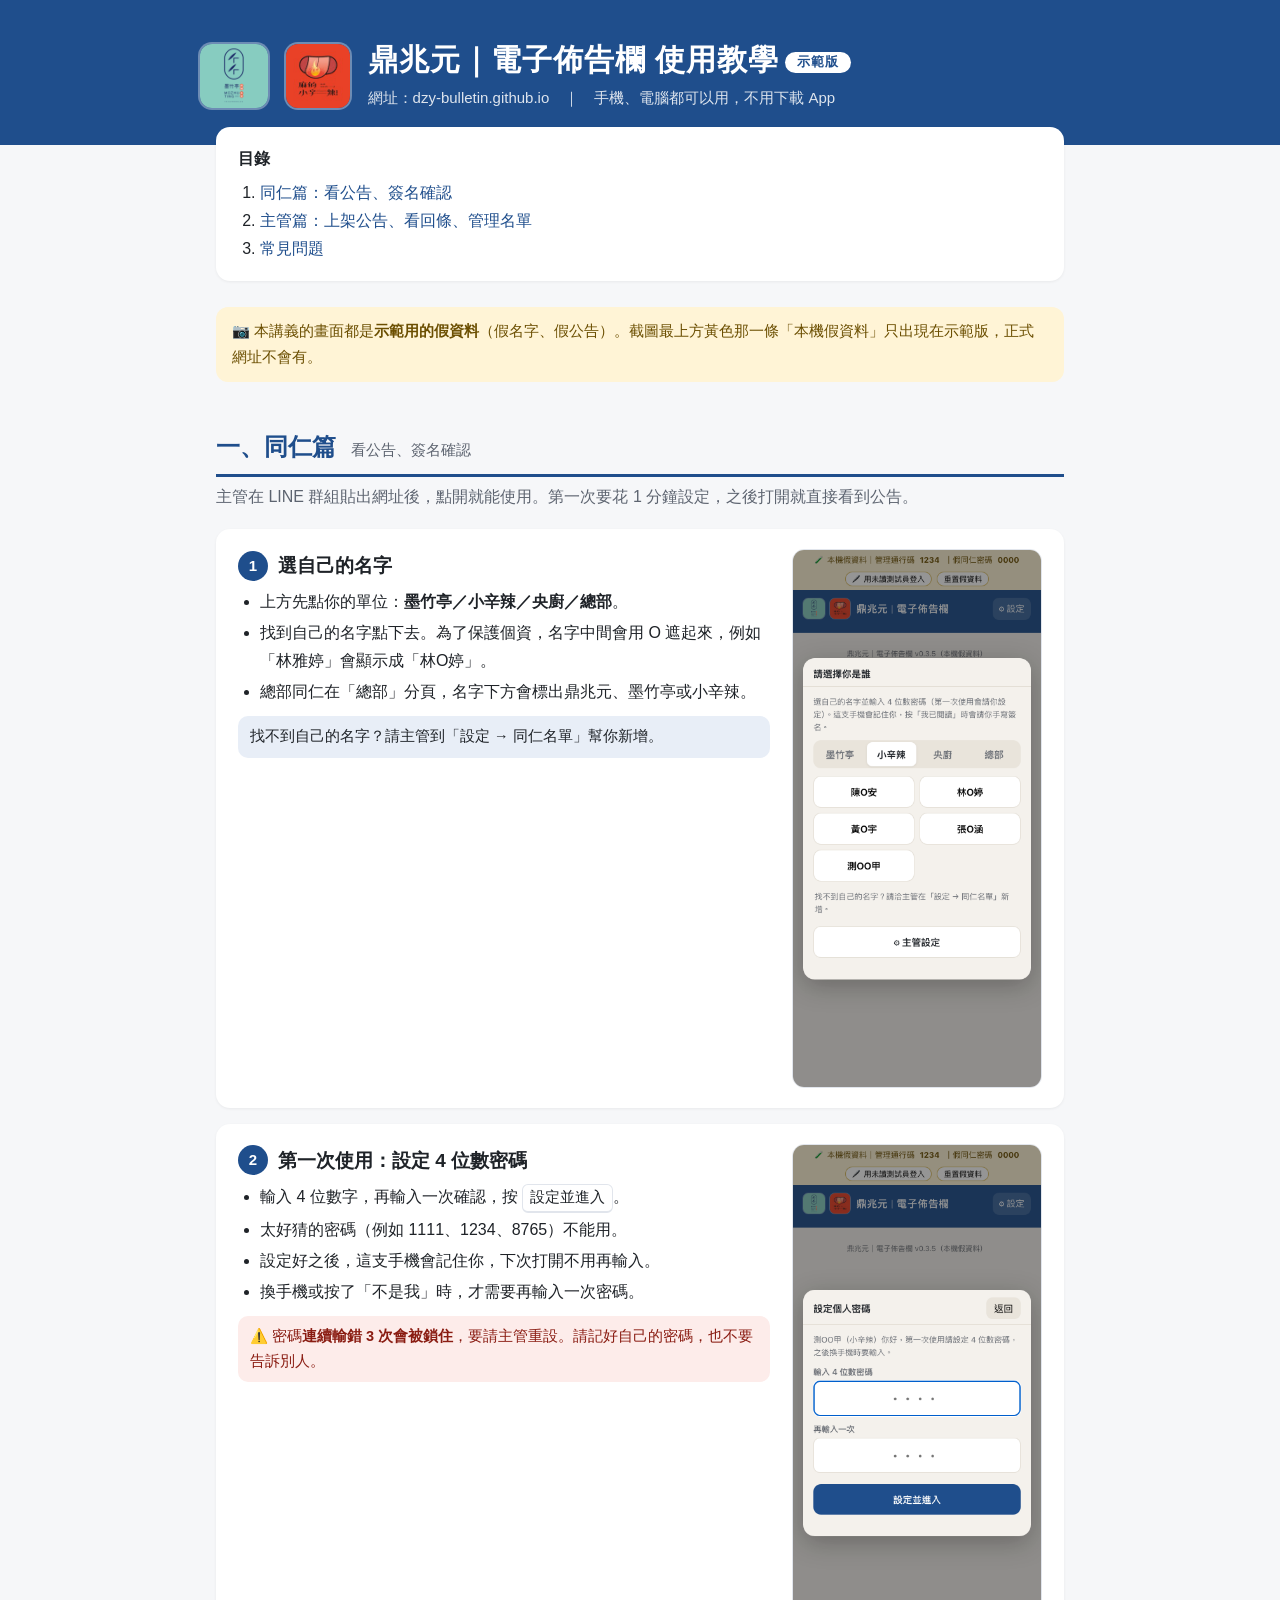
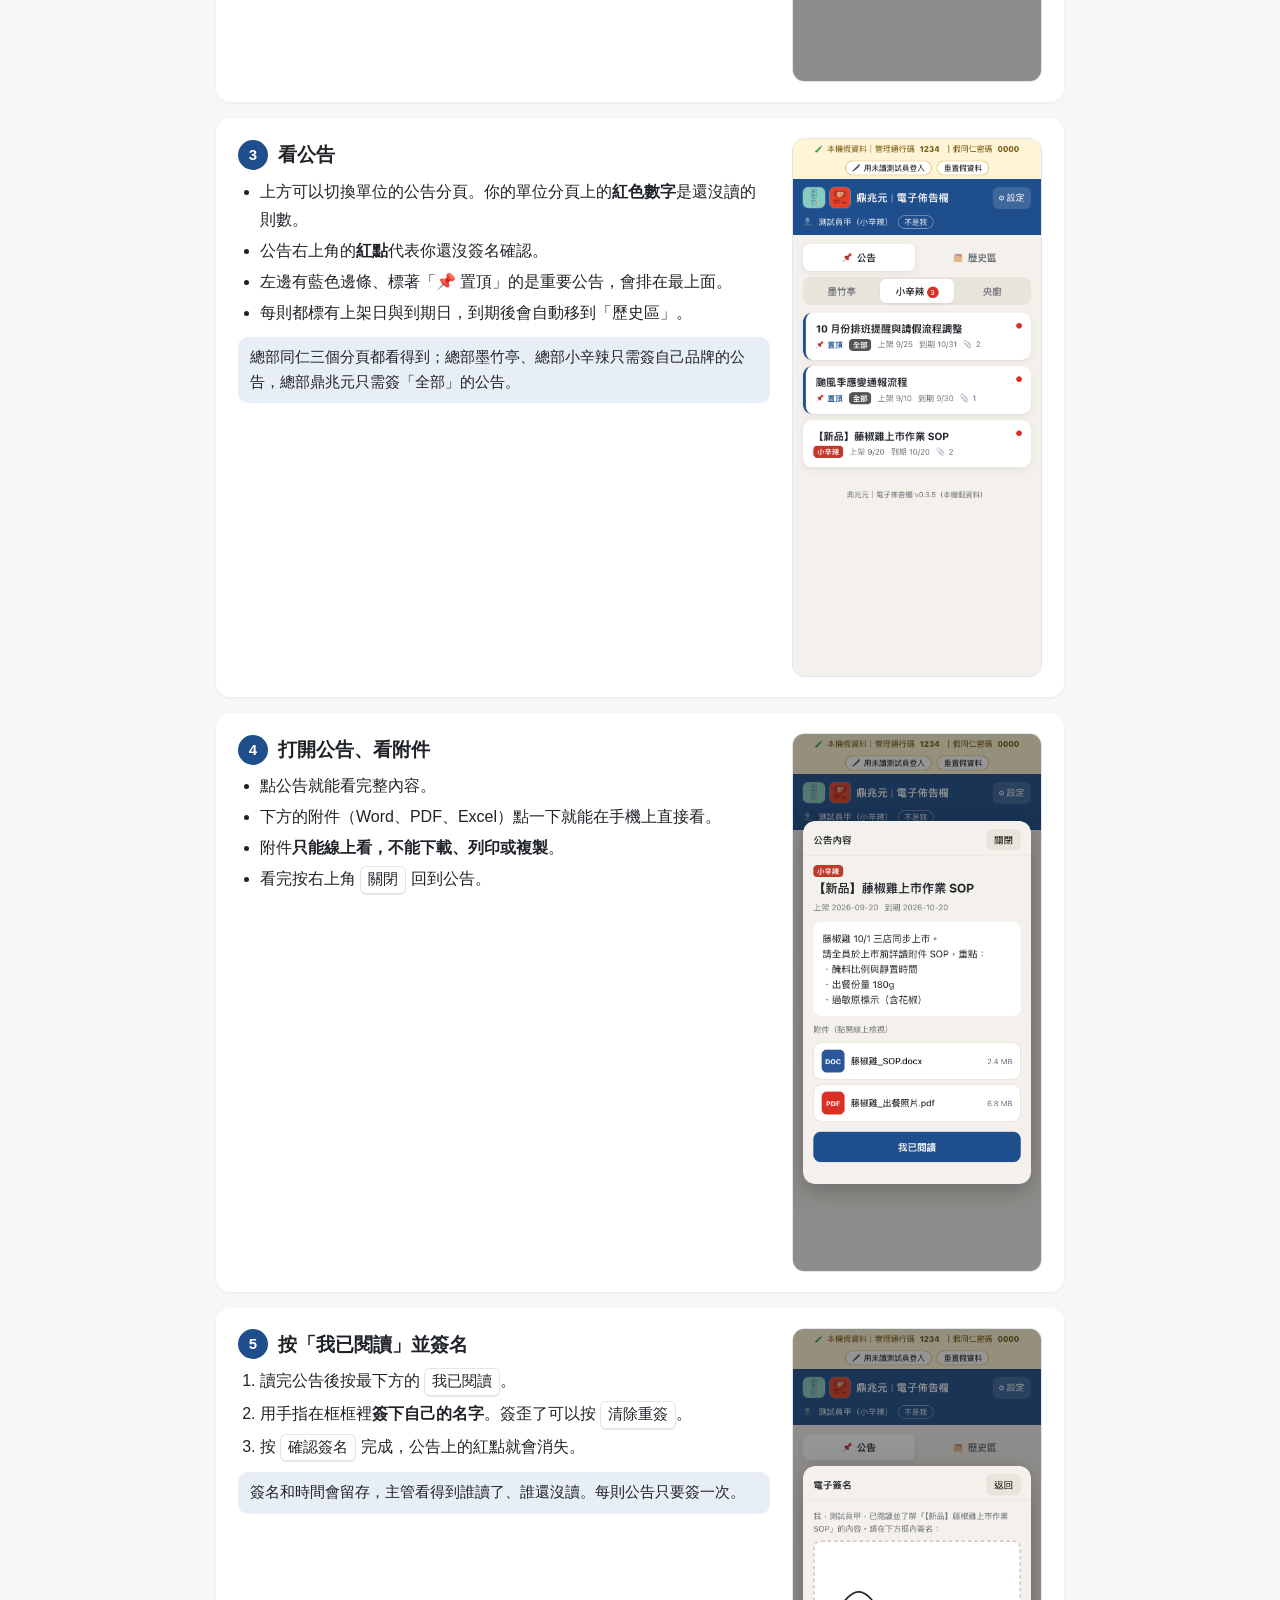
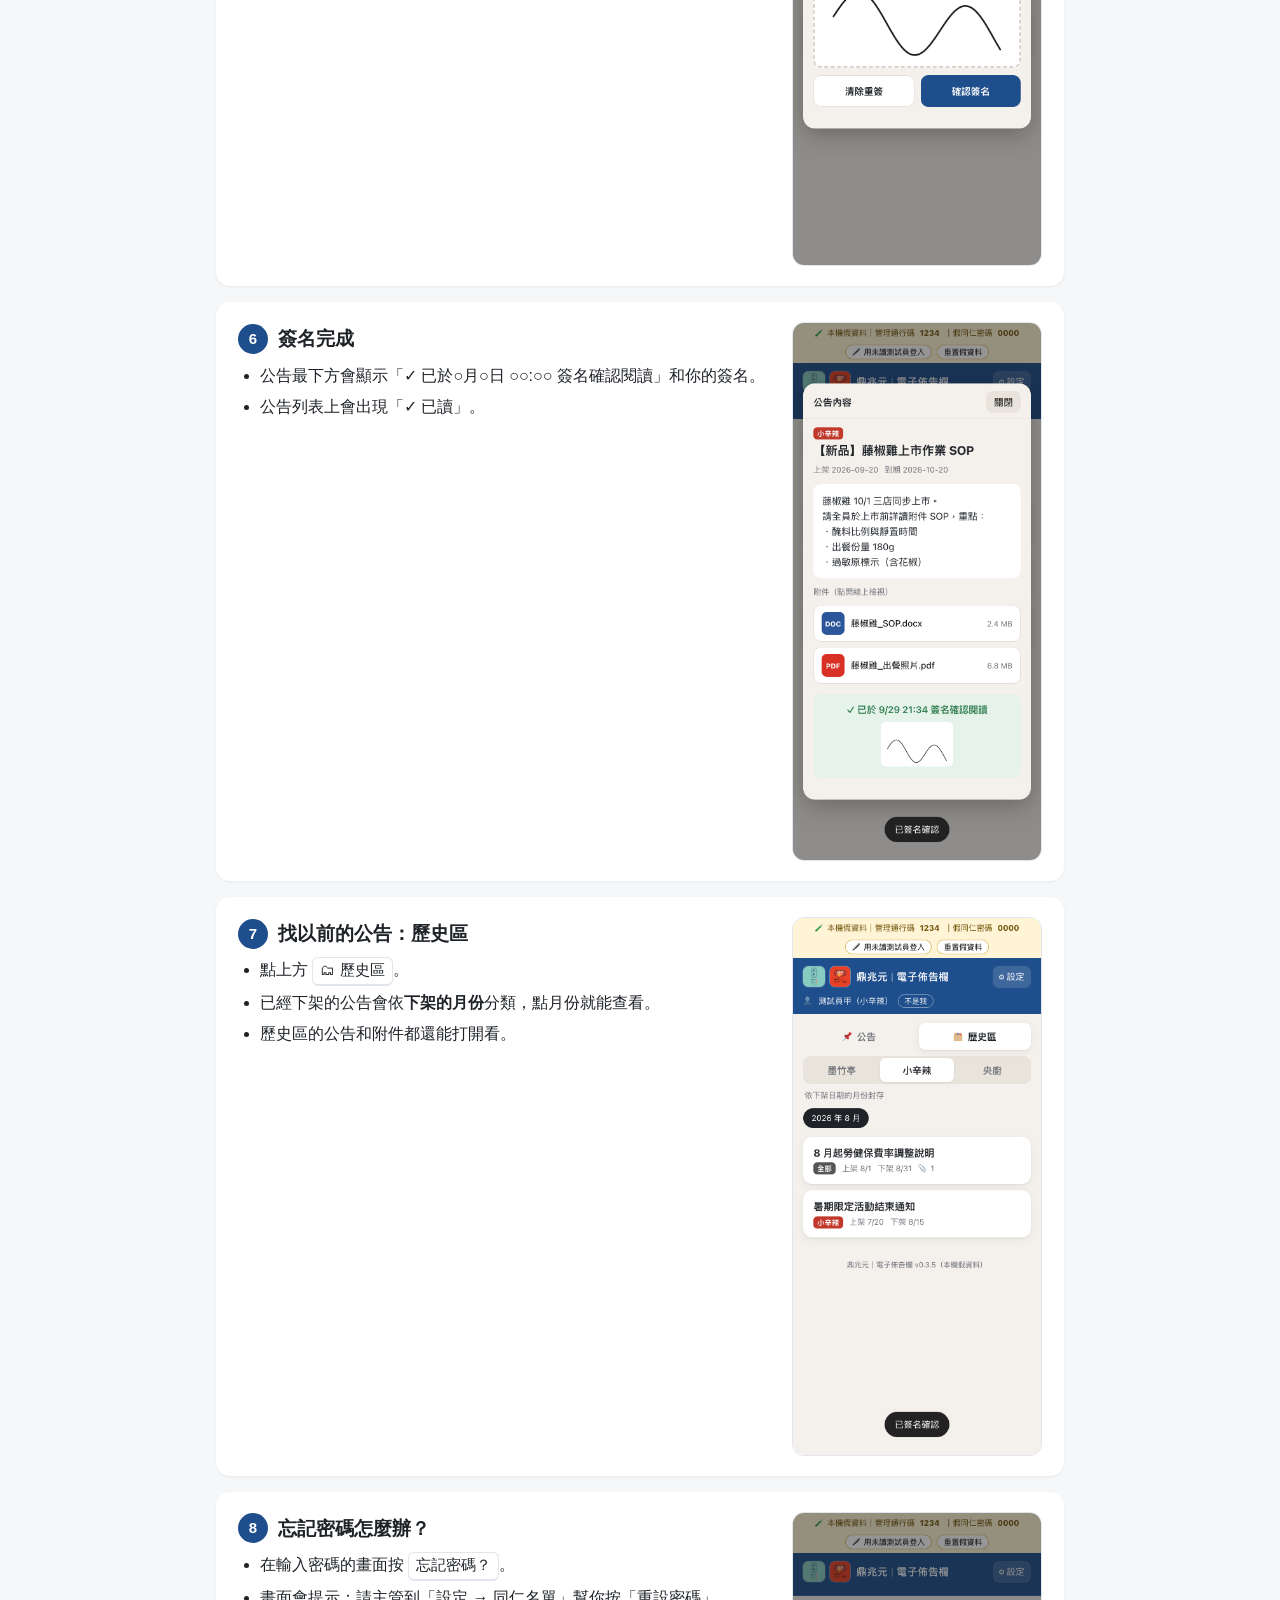
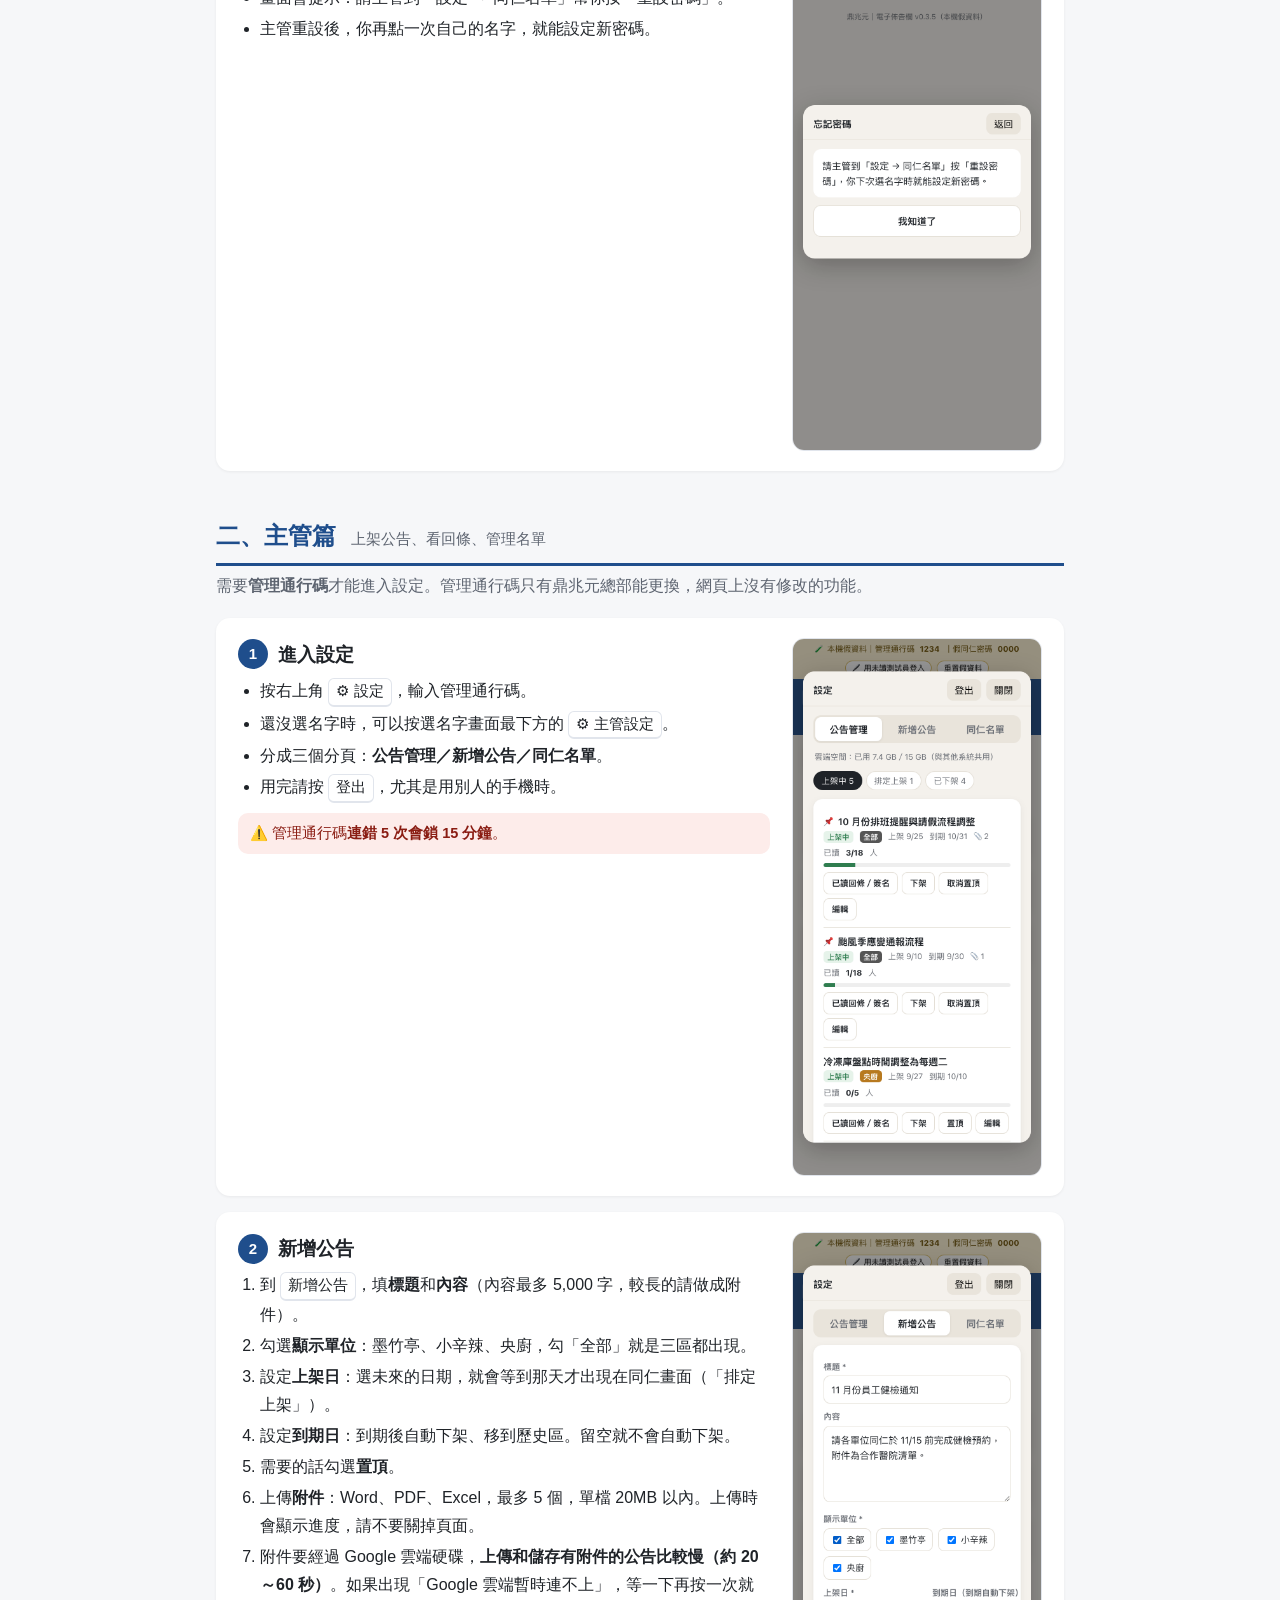
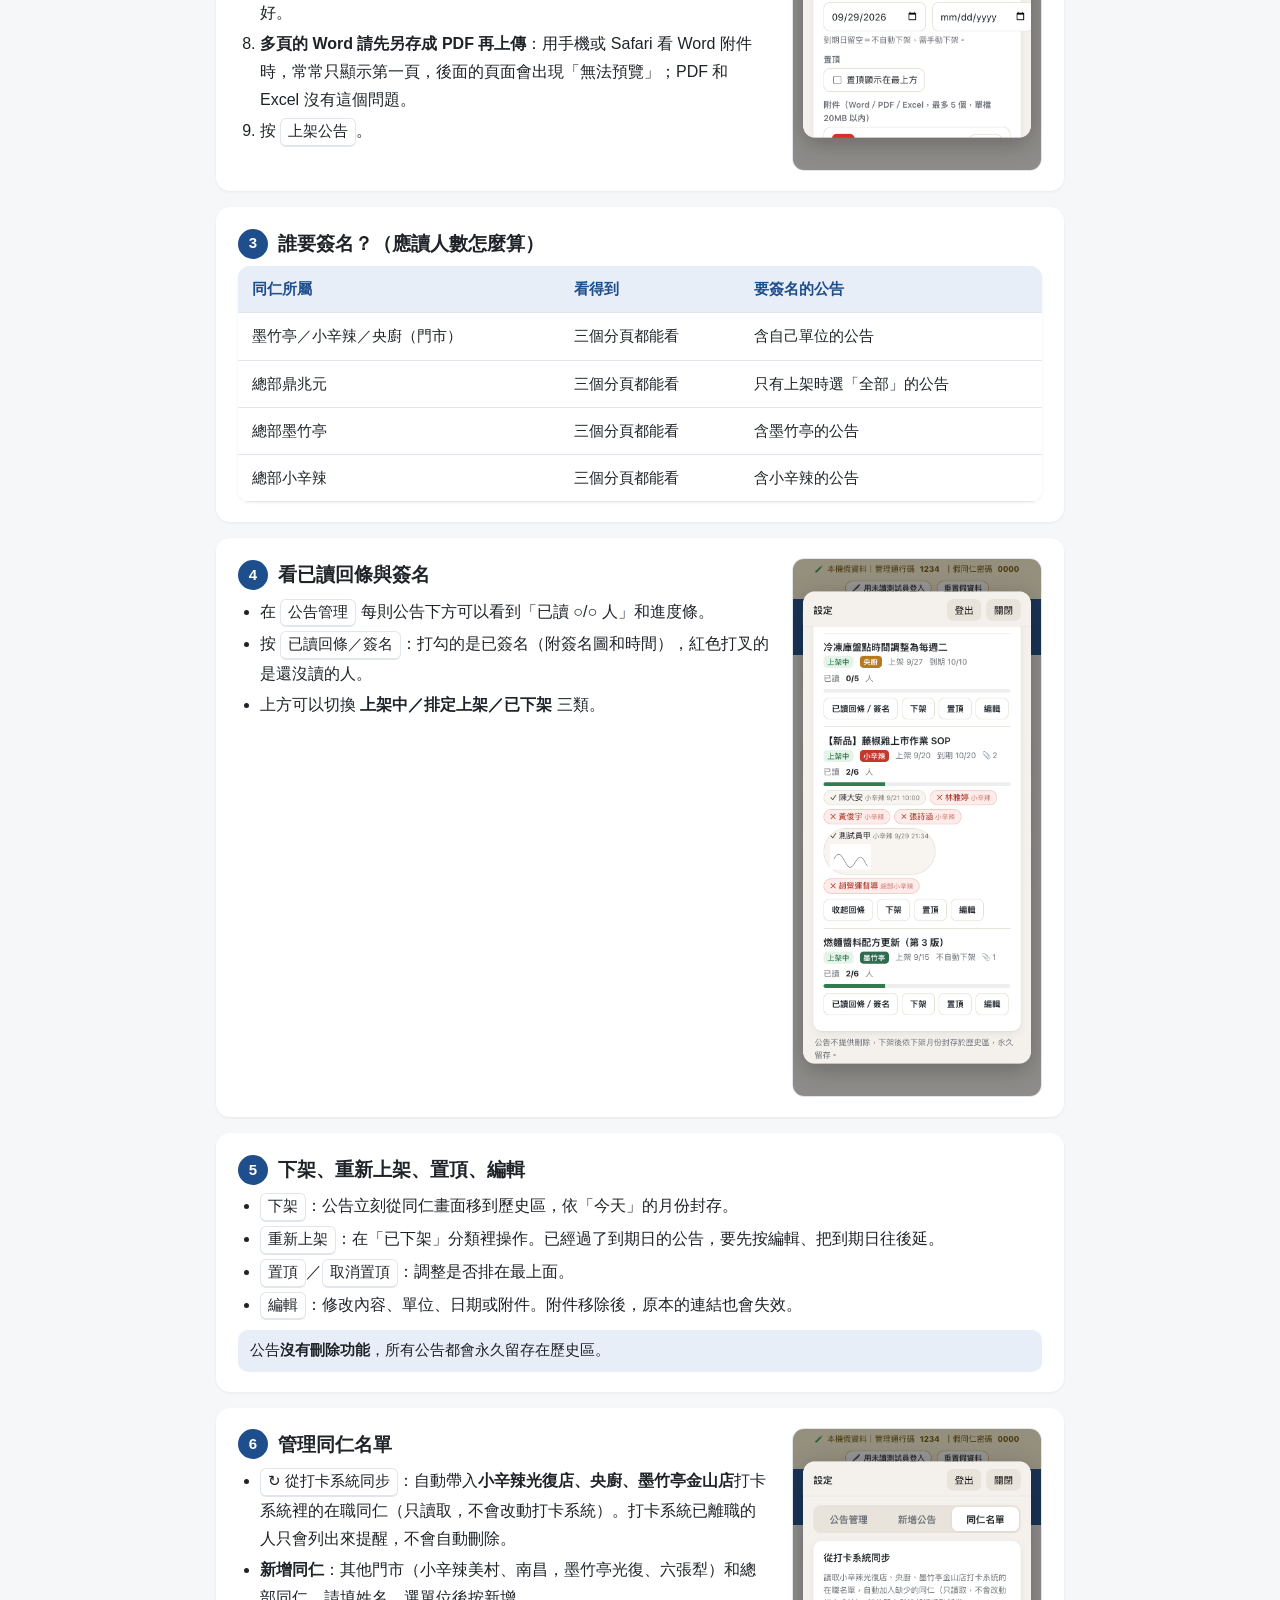
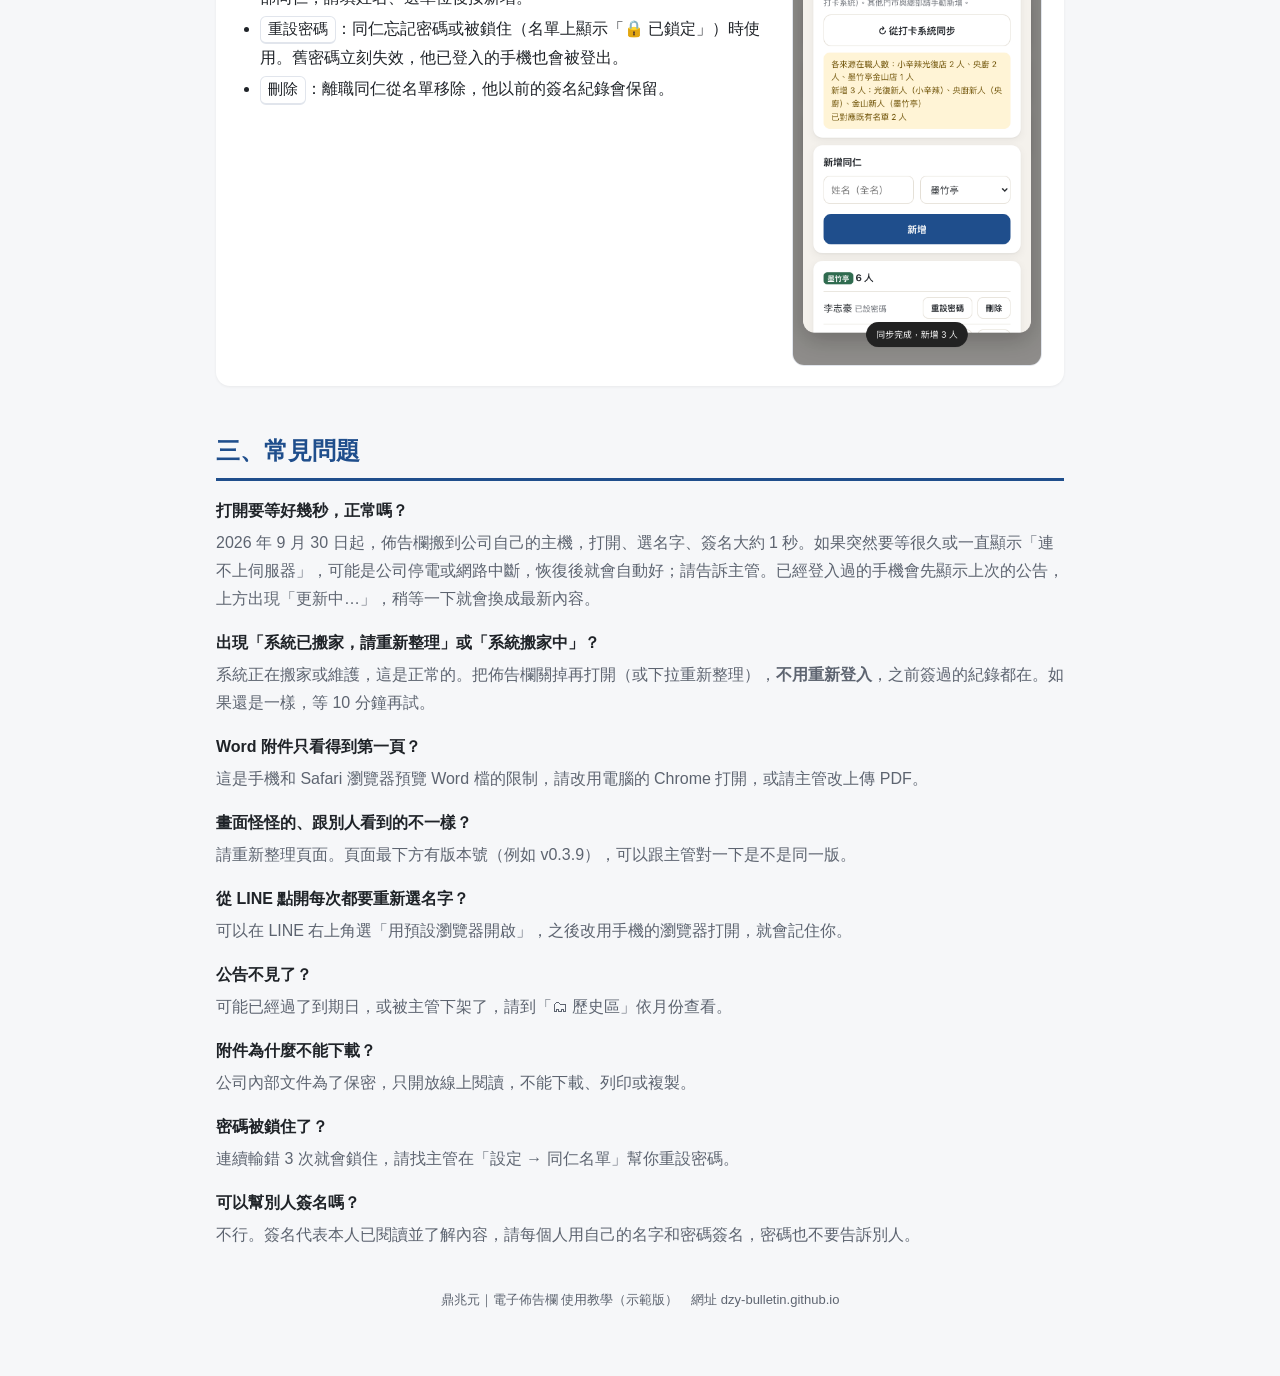
<file: guide.html>
<!doctype html>
<html lang="zh-Hant">
<head>
<meta charset="utf-8">
<meta name="viewport" content="width=device-width, initial-scale=1">
<meta name="robots" content="noindex,nofollow">
<title>電子佈告欄使用教學</title>
<meta name="description" content="鼎兆元｜電子佈告欄 使用教學（示範版）：同仁如何看公告、簽名確認；主管如何上架公告、看回條、管理名單。">
<meta property="og:title" content="鼎兆元｜電子佈告欄 使用教學">
<meta property="og:description" content="同仁看公告與簽名確認、主管上架公告與管理名單，一次看懂。">
<meta property="og:image" content="https://dzy-bulletin.github.io/assets/og.jpg">
<link rel="icon" href="assets/logo-mzt.png">
<style>
:root{--brand:#1F4E8C;--brand-soft:#e8eef7;--ink:#1f2328;--sub:#5d6470;--line:#e1e5ec;--bg:#f6f7f9;--card:#fff;--warn:#fff4d6;--warn-ink:#6b4e00}
*{box-sizing:border-box}
html,body{margin:0}
body{background:var(--bg);color:var(--ink);font:16px/1.75 -apple-system,BlinkMacSystemFont,"PingFang TC","Noto Sans TC","Microsoft JhengHei",sans-serif;-webkit-font-smoothing:antialiased}
.wrap{max-width:880px;margin:0 auto;padding:0 16px 64px}
header.cover{background:var(--brand);color:#fff;padding:40px 16px 34px}
header.cover .in{max-width:880px;margin:0 auto;display:flex;gap:18px;align-items:center;flex-wrap:wrap}
header.cover img{height:64px;border-radius:12px;box-shadow:0 0 0 2px rgba(255,255,255,.35)}
header.cover h1{margin:0;font-size:30px;letter-spacing:1px;line-height:1.3}
header.cover p{margin:6px 0 0;opacity:.85;font-size:15px}
.badge{display:inline-block;background:#fff;color:var(--brand);font-weight:700;font-size:13px;border-radius:999px;padding:2px 12px;margin-left:6px;vertical-align:4px}
nav.toc{background:var(--card);border-radius:14px;box-shadow:0 1px 3px rgba(0,0,0,.06);padding:18px 22px;margin:-18px 0 26px;position:relative}
nav.toc b{display:block;margin-bottom:6px}
nav.toc ol{margin:0;padding-left:22px}
nav.toc a{color:var(--brand);text-decoration:none}
.note{background:var(--warn);color:var(--warn-ink);border-radius:12px;padding:12px 16px;font-size:14.5px;margin:0 0 22px}
h2{font-size:24px;margin:44px 0 6px;color:var(--brand);border-bottom:3px solid var(--brand);padding-bottom:6px}
h2 small{font-size:15px;color:var(--sub);font-weight:400;margin-left:8px}
.lead{color:var(--sub);margin:4px 0 18px}
.step{background:var(--card);border-radius:14px;box-shadow:0 1px 3px rgba(0,0,0,.06);padding:20px 22px;margin:0 0 16px;display:grid;grid-template-columns:1fr 250px;gap:22px;align-items:start;break-inside:avoid;page-break-inside:avoid}
.step.noimg{grid-template-columns:1fr}
.step h3{margin:0 0 6px;font-size:19px;display:flex;align-items:center;gap:10px}
.num{flex:none;width:30px;height:30px;border-radius:50%;background:var(--brand);color:#fff;display:grid;place-items:center;font-size:15px;font-weight:700}
.step ul,.step ol{margin:6px 0 0;padding-left:22px}
.step li{margin:3px 0}
.step img{width:100%;border-radius:12px;border:1px solid var(--line);display:block}
.tip{background:var(--brand-soft);border-radius:10px;padding:8px 12px;font-size:14.5px;margin-top:10px}
.warn{background:#fdecea;color:#8a1c12;border-radius:10px;padding:8px 12px;font-size:14.5px;margin-top:10px}
kbd{display:inline-block;background:#fff;border:1px solid var(--line);border-bottom-width:2px;border-radius:6px;padding:0 7px;font:inherit;font-size:.92em;white-space:nowrap}
table{width:100%;border-collapse:collapse;background:var(--card);border-radius:12px;overflow:hidden;box-shadow:0 1px 3px rgba(0,0,0,.06);font-size:15px}
th,td{padding:10px 14px;border-bottom:1px solid var(--line);text-align:left;vertical-align:top}
th{background:var(--brand-soft);color:var(--brand);white-space:nowrap}
.faq dt{font-weight:700;margin-top:16px}
.faq dd{margin:4px 0 0 0;color:var(--sub)}
footer{color:var(--sub);font-size:13px;text-align:center;margin-top:40px}
@media (max-width:640px){
  header.cover h1{font-size:24px}
  .step{grid-template-columns:1fr;padding:18px}
  .step img{max-width:300px;margin:0 auto}
}
@media print{
  @page{size:A4;margin:12mm}
  body{background:#fff;font-size:12.5pt}
  header.cover{-webkit-print-color-adjust:exact;print-color-adjust:exact;padding:24px 16px}
  nav.toc,.step,table{box-shadow:none;border:1px solid var(--line)}
  .step{grid-template-columns:1fr 200px}
  h2{break-before:page;page-break-before:always;margin-top:0}
  h2.first{break-before:auto;page-break-before:auto}
  a{color:inherit;text-decoration:none}
  .num,.badge,th,.tip,.warn,.note{-webkit-print-color-adjust:exact;print-color-adjust:exact}
}
</style>
</head>
<body>

<header class="cover"><div class="in">
  <img src="assets/logo-mzt.png" alt="墨竹亭"><img src="assets/logo-mala.jpg" alt="麻的小辛辣">
  <div><h1>鼎兆元｜電子佈告欄 使用教學<span class="badge">示範版</span></h1>
  <p>網址：dzy-bulletin.github.io　｜　手機、電腦都可以用，不用下載 App</p></div>
</div></header>

<main class="wrap">
<nav class="toc"><b>目錄</b><ol>
  <li><a href="#staff">同仁篇：看公告、簽名確認</a></li>
  <li><a href="#admin">主管篇：上架公告、看回條、管理名單</a></li>
  <li><a href="#faq">常見問題</a></li>
</ol></nav>

<div class="note">📷 本講義的畫面都是<b>示範用的假資料</b>（假名字、假公告）。截圖最上方黃色那一條「本機假資料」只出現在示範版，正式網址不會有。</div>

<!-- ================= 同仁篇 ================= -->
<h2 id="staff" class="first">一、同仁篇 <small>看公告、簽名確認</small></h2>
<p class="lead">主管在 LINE 群組貼出網址後，點開就能使用。第一次要花 1 分鐘設定，之後打開就直接看到公告。</p>

<section class="step"><div>
  <h3><span class="num">1</span>選自己的名字</h3>
  <ul>
    <li>上方先點你的單位：<b>墨竹亭／小辛辣／央廚／總部</b>。</li>
    <li>找到自己的名字點下去。為了保護個資，名字中間會用 O 遮起來，例如「林雅婷」會顯示成「林O婷」。</li>
    <li>總部同仁在「總部」分頁，名字下方會標出鼎兆元、墨竹亭或小辛辣。</li>
  </ul>
  <div class="tip">找不到自己的名字？請主管到「設定 → 同仁名單」幫你新增。</div>
</div><img src="docs/screens/01-選名字.png" alt="選名字畫面"></section>

<section class="step"><div>
  <h3><span class="num">2</span>第一次使用：設定 4 位數密碼</h3>
  <ul>
    <li>輸入 4 位數字，再輸入一次確認，按 <kbd>設定並進入</kbd>。</li>
    <li>太好猜的密碼（例如 1111、1234、8765）不能用。</li>
    <li>設定好之後，這支手機會記住你，下次打開不用再輸入。</li>
    <li>換手機或按了「不是我」時，才需要再輸入一次密碼。</li>
  </ul>
  <div class="warn">⚠️ 密碼<b>連續輸錯 3 次會被鎖住</b>，要請主管重設。請記好自己的密碼，也不要告訴別人。</div>
</div><img src="docs/screens/03-第一次設定密碼.png" alt="設定密碼畫面"></section>

<section class="step"><div>
  <h3><span class="num">3</span>看公告</h3>
  <ul>
    <li>上方可以切換單位的公告分頁。你的單位分頁上的<b>紅色數字</b>是還沒讀的則數。</li>
    <li>公告右上角的<b>紅點</b>代表你還沒簽名確認。</li>
    <li>左邊有藍色邊條、標著「📌 置頂」的是重要公告，會排在最上面。</li>
    <li>每則都標有上架日與到期日，到期後會自動移到「歷史區」。</li>
  </ul>
  <div class="tip">總部同仁三個分頁都看得到；總部墨竹亭、總部小辛辣只需簽自己品牌的公告，總部鼎兆元只需簽「全部」的公告。</div>
</div><img src="docs/screens/04-公告列表.png" alt="公告列表畫面"></section>

<section class="step"><div>
  <h3><span class="num">4</span>打開公告、看附件</h3>
  <ul>
    <li>點公告就能看完整內容。</li>
    <li>下方的附件（Word、PDF、Excel）點一下就能在手機上直接看。</li>
    <li>附件<b>只能線上看，不能下載、列印或複製</b>。</li>
    <li>看完按右上角 <kbd>關閉</kbd> 回到公告。</li>
  </ul>
</div><img src="docs/screens/05-公告內容.png" alt="公告內容畫面"></section>

<section class="step"><div>
  <h3><span class="num">5</span>按「我已閱讀」並簽名</h3>
  <ol>
    <li>讀完公告後按最下方的 <kbd>我已閱讀</kbd>。</li>
    <li>用手指在框框裡<b>簽下自己的名字</b>。簽歪了可以按 <kbd>清除重簽</kbd>。</li>
    <li>按 <kbd>確認簽名</kbd> 完成，公告上的紅點就會消失。</li>
  </ol>
  <div class="tip">簽名和時間會留存，主管看得到誰讀了、誰還沒讀。每則公告只要簽一次。</div>
</div><img src="docs/screens/07-手寫簽名.png" alt="手寫簽名畫面"></section>

<section class="step"><div>
  <h3><span class="num">6</span>簽名完成</h3>
  <ul>
    <li>公告最下方會顯示「✓ 已於○月○日 ○○:○○ 簽名確認閱讀」和你的簽名。</li>
    <li>公告列表上會出現「✓ 已讀」。</li>
  </ul>
</div><img src="docs/screens/08-簽名完成.png" alt="簽名完成畫面"></section>

<section class="step"><div>
  <h3><span class="num">7</span>找以前的公告：歷史區</h3>
  <ul>
    <li>點上方 <kbd>🗂 歷史區</kbd>。</li>
    <li>已經下架的公告會依<b>下架的月份</b>分類，點月份就能查看。</li>
    <li>歷史區的公告和附件都還能打開看。</li>
  </ul>
</div><img src="docs/screens/09-歷史區.png" alt="歷史區畫面"></section>

<section class="step"><div>
  <h3><span class="num">8</span>忘記密碼怎麼辦？</h3>
  <ul>
    <li>在輸入密碼的畫面按 <kbd>忘記密碼？</kbd>。</li>
    <li>畫面會提示：請主管到「設定 → 同仁名單」幫你按「重設密碼」。</li>
    <li>主管重設後，你再點一次自己的名字，就能設定新密碼。</li>
  </ul>
</div><img src="docs/screens/11-忘記密碼.png" alt="忘記密碼畫面"></section>

<!-- ================= 主管篇 ================= -->
<h2 id="admin">二、主管篇 <small>上架公告、看回條、管理名單</small></h2>
<p class="lead">需要<b>管理通行碼</b>才能進入設定。管理通行碼只有鼎兆元總部能更換，網頁上沒有修改的功能。</p>

<section class="step"><div>
  <h3><span class="num">1</span>進入設定</h3>
  <ul>
    <li>按右上角 <kbd>⚙ 設定</kbd>，輸入管理通行碼。</li>
    <li>還沒選名字時，可以按選名字畫面最下方的 <kbd>⚙ 主管設定</kbd>。</li>
    <li>分成三個分頁：<b>公告管理／新增公告／同仁名單</b>。</li>
    <li>用完請按 <kbd>登出</kbd>，尤其是用別人的手機時。</li>
  </ul>
  <div class="warn">⚠️ 管理通行碼<b>連錯 5 次會鎖 15 分鐘</b>。</div>
</div><img src="docs/screens/12-設定-公告管理.png" alt="公告管理畫面"></section>

<section class="step"><div>
  <h3><span class="num">2</span>新增公告</h3>
  <ol>
    <li>到 <kbd>新增公告</kbd>，填<b>標題</b>和<b>內容</b>（內容最多 5,000 字，較長的請做成附件）。</li>
    <li>勾選<b>顯示單位</b>：墨竹亭、小辛辣、央廚，勾「全部」就是三區都出現。</li>
    <li>設定<b>上架日</b>：選未來的日期，就會等到那天才出現在同仁畫面（「排定上架」）。</li>
    <li>設定<b>到期日</b>：到期後自動下架、移到歷史區。留空就不會自動下架。</li>
    <li>需要的話勾選<b>置頂</b>。</li>
    <li>上傳<b>附件</b>：Word、PDF、Excel，最多 5 個，單檔 20MB 以內。上傳時會顯示進度，請不要關掉頁面。</li>
    <li>附件要經過 Google 雲端硬碟，<b>上傳和儲存有附件的公告比較慢（約 20～60 秒）</b>。如果出現「Google 雲端暫時連不上」，等一下再按一次就好。</li>
    <li><b>多頁的 Word 請先另存成 PDF 再上傳</b>：用手機或 Safari 看 Word 附件時，常常只顯示第一頁，後面的頁面會出現「無法預覽」；PDF 和 Excel 沒有這個問題。</li>
    <li>按 <kbd>上架公告</kbd>。</li>
  </ol>
</div><img src="docs/screens/14-設定-新增公告.png" alt="新增公告畫面"></section>

<section class="step noimg"><div>
  <h3><span class="num">3</span>誰要簽名？（應讀人數怎麼算）</h3>
  <table>
    <tr><th>同仁所屬</th><th>看得到</th><th>要簽名的公告</th></tr>
    <tr><td>墨竹亭／小辛辣／央廚（門市）</td><td>三個分頁都能看</td><td>含自己單位的公告</td></tr>
    <tr><td>總部鼎兆元</td><td>三個分頁都能看</td><td>只有上架時選「全部」的公告</td></tr>
    <tr><td>總部墨竹亭</td><td>三個分頁都能看</td><td>含墨竹亭的公告</td></tr>
    <tr><td>總部小辛辣</td><td>三個分頁都能看</td><td>含小辛辣的公告</td></tr>
  </table>
</div></section>

<section class="step"><div>
  <h3><span class="num">4</span>看已讀回條與簽名</h3>
  <ul>
    <li>在 <kbd>公告管理</kbd> 每則公告下方可以看到「已讀 ○/○ 人」和進度條。</li>
    <li>按 <kbd>已讀回條／簽名</kbd>：打勾的是已簽名（附簽名圖和時間），紅色打叉的是還沒讀的人。</li>
    <li>上方可以切換 <b>上架中／排定上架／已下架</b> 三類。</li>
  </ul>
</div><img src="docs/screens/13-設定-已讀回條.png" alt="已讀回條畫面"></section>

<section class="step noimg"><div>
  <h3><span class="num">5</span>下架、重新上架、置頂、編輯</h3>
  <ul>
    <li><kbd>下架</kbd>：公告立刻從同仁畫面移到歷史區，依「今天」的月份封存。</li>
    <li><kbd>重新上架</kbd>：在「已下架」分類裡操作。已經過了到期日的公告，要先按編輯、把到期日往後延。</li>
    <li><kbd>置頂</kbd>／<kbd>取消置頂</kbd>：調整是否排在最上面。</li>
    <li><kbd>編輯</kbd>：修改內容、單位、日期或附件。附件移除後，原本的連結也會失效。</li>
  </ul>
  <div class="tip">公告<b>沒有刪除功能</b>，所有公告都會永久留存在歷史區。</div>
</div></section>

<section class="step"><div>
  <h3><span class="num">6</span>管理同仁名單</h3>
  <ul>
    <li><kbd>↻ 從打卡系統同步</kbd>：自動帶入<b>小辛辣光復店、央廚、墨竹亭金山店</b>打卡系統裡的在職同仁（只讀取，不會改動打卡系統）。打卡系統已離職的人只會列出來提醒，不會自動刪除。</li>
    <li><b>新增同仁</b>：其他門市（小辛辣美村、南昌，墨竹亭光復、六張犁）和總部同仁，請填姓名、選單位後按新增。</li>
    <li><kbd>重設密碼</kbd>：同仁忘記密碼或被鎖住（名單上顯示「🔒 已鎖定」）時使用。舊密碼立刻失效，他已登入的手機也會被登出。</li>
    <li><kbd>刪除</kbd>：離職同仁從名單移除，他以前的簽名紀錄會保留。</li>
  </ul>
</div><img src="docs/screens/15-設定-同仁名單與打卡同步.png" alt="同仁名單畫面"></section>

<!-- ================= 常見問題 ================= -->
<h2 id="faq">三、常見問題</h2>
<dl class="faq">
  <dt>打開要等好幾秒，正常嗎？</dt>
  <dd>2026 年 9 月 30 日起，佈告欄搬到公司自己的主機，打開、選名字、簽名大約 1 秒。如果突然要等很久或一直顯示「連不上伺服器」，可能是公司停電或網路中斷，恢復後就會自動好；請告訴主管。已經登入過的手機會先顯示上次的公告，上方出現「更新中…」，稍等一下就會換成最新內容。</dd>
  <dt>出現「系統已搬家，請重新整理」或「系統搬家中」？</dt>
  <dd>系統正在搬家或維護，這是正常的。把佈告欄關掉再打開（或下拉重新整理），<b>不用重新登入</b>，之前簽過的紀錄都在。如果還是一樣，等 10 分鐘再試。</dd>
  <dt>Word 附件只看得到第一頁？</dt>
  <dd>這是手機和 Safari 瀏覽器預覽 Word 檔的限制，請改用電腦的 Chrome 打開，或請主管改上傳 PDF。</dd>
  <dt>畫面怪怪的、跟別人看到的不一樣？</dt>
  <dd>請重新整理頁面。頁面最下方有版本號（例如 v0.3.9），可以跟主管對一下是不是同一版。</dd>
  <dt>從 LINE 點開每次都要重新選名字？</dt>
  <dd>可以在 LINE 右上角選「用預設瀏覽器開啟」，之後改用手機的瀏覽器打開，就會記住你。</dd>
  <dt>公告不見了？</dt>
  <dd>可能已經過了到期日，或被主管下架了，請到「🗂 歷史區」依月份查看。</dd>
  <dt>附件為什麼不能下載？</dt>
  <dd>公司內部文件為了保密，只開放線上閱讀，不能下載、列印或複製。</dd>
  <dt>密碼被鎖住了？</dt>
  <dd>連續輸錯 3 次就會鎖住，請找主管在「設定 → 同仁名單」幫你重設密碼。</dd>
  <dt>可以幫別人簽名嗎？</dt>
  <dd>不行。簽名代表本人已閱讀並了解內容，請每個人用自己的名字和密碼簽名，密碼也不要告訴別人。</dd>
</dl>

<footer>鼎兆元｜電子佈告欄 使用教學（示範版）　網址 dzy-bulletin.github.io</footer>
</main>
</body>
</html>
</file>
<file: css/app.css>
[hidden]{display:none!important}
:root{
  --bg:#f4f1ec; --card:#fff; --ink:#1f2328; --sub:#6b6f76; --line:#e4dfd6;
  --brand:#1F4E8C; --brand-ink:#fff; --soft:#f8f5f0;
  --mzt:#2f6b4f; --mala:#c0392b; --cf:#b7791f;
  --ok:#2f7d4f; --warn:#b7791f; --dot:#d93025;
  --radius:14px; --shadow:0 1px 2px rgba(0,0,0,.06),0 4px 14px rgba(0,0,0,.05);
}
*{box-sizing:border-box}
html,body{margin:0}
body{background:var(--bg);color:var(--ink);font:15px/1.6 -apple-system,BlinkMacSystemFont,"PingFang TC","Noto Sans TC","Microsoft JhengHei",sans-serif;-webkit-font-smoothing:antialiased}
button{font:inherit;cursor:pointer}
input,textarea,select{font:inherit;color:inherit}
.wrap{max-width:600px;margin:0 auto;padding:0 16px 96px}
.demo{position:relative;z-index:60;background:#fff4d6;color:#6b4e00;font-size:12.5px;padding:6px 16px;display:flex;gap:8px;align-items:center;justify-content:center;flex-wrap:wrap}
.demo button{border:1px solid #d9b95a;background:#fff;border-radius:999px;padding:1px 10px;font-size:12px}
header.top{position:sticky;top:0;z-index:20;background:var(--brand);color:var(--brand-ink)}
header.top .in{max-width:600px;margin:0 auto;padding:12px 16px 10px;display:flex;align-items:center;gap:10px}
header.top h1{font-size:18px;margin:0;letter-spacing:.5px;flex:1;white-space:nowrap;min-width:0;overflow:hidden;text-overflow:ellipsis}
.logos{display:flex;align-items:center;gap:8px;flex:none}
.logos img{display:block;height:36px;width:auto}
.logos img{border-radius:8px;box-shadow:0 0 0 1px rgba(255,255,255,.35)}
@media (max-width:400px){.logos img{height:32px}header.top h1{font-size:16px}}
header.top h1 small{font-weight:400;opacity:.8}
.iconbtn{background:rgba(255,255,255,.14);border:0;color:#fff;border-radius:10px;padding:6px 10px;font-size:14px}
.me{max-width:600px;margin:0 auto;padding:0 16px 10px;font-size:13px;opacity:.92;display:flex;gap:8px;align-items:center}
.me button{background:none;border:1px solid rgba(255,255,255,.5);color:#fff;border-radius:999px;padding:0 9px;font-size:12px}
.tabs{display:flex;gap:6px;margin:14px 0 10px}
.tabs button{flex:1;border:0;background:transparent;padding:9px 0;border-radius:10px;color:var(--sub);font-weight:600}
.tabs button.on{background:var(--card);color:var(--ink);box-shadow:var(--shadow)}
.seg{display:flex;background:#e9e4db;border-radius:12px;padding:3px;gap:3px;margin-bottom:12px}
.seg button{flex:1;border:0;background:transparent;border-radius:9px;padding:7px 0;font-weight:600;color:var(--sub);position:relative}
.seg button.on{background:#fff;color:var(--ink);box-shadow:0 1px 3px rgba(0,0,0,.08)}
.seg .n{display:inline-block;min-width:18px;height:18px;line-height:18px;border-radius:9px;background:var(--dot);color:#fff;font-size:11px;margin-left:4px;padding:0 5px}
.card{background:var(--card);border-radius:var(--radius);box-shadow:var(--shadow);padding:14px 16px;margin-bottom:10px;display:block;width:100%;text-align:left;border:0;color:inherit;position:relative}
.card.pin{border-left:4px solid var(--brand)}
.card h3{margin:0 0 4px;font-size:16px;line-height:1.4;padding-right:18px}
.meta{font-size:12.5px;color:var(--sub);display:flex;flex-wrap:wrap;gap:4px 10px;align-items:center}
.unread{position:absolute;top:16px;right:14px;width:9px;height:9px;border-radius:50%;background:var(--dot)}
.tag{display:inline-block;font-size:11.5px;font-weight:600;border-radius:6px;padding:0 6px;line-height:19px;color:#fff}
.tag.mzt{background:var(--mzt)} .tag.mala{background:var(--mala)} .tag.cf{background:var(--cf)}
.tag.all{background:#555} .tag.hq{background:#4a4f7a}
.pinmark{color:var(--brand);font-weight:700;font-size:12px}
.readok{color:var(--ok);font-weight:600}
.empty{text-align:center;color:var(--sub);padding:40px 0}
.months{display:flex;gap:6px;overflow-x:auto;padding-bottom:6px;margin-bottom:8px}
.months button{flex:none;border:1px solid var(--line);background:#fff;border-radius:999px;padding:4px 12px;font-size:13px;color:var(--sub)}
.months button.on{background:var(--ink);color:#fff;border-color:var(--ink)}
.hint{font-size:12.5px;color:var(--sub);margin:-4px 2px 10px}

/* sheet */
.mask{overscroll-behavior:contain;position:fixed;inset:0;background:rgba(20,20,20,.45);z-index:50;display:none;align-items:center;justify-content:center;padding:16px}
.mask.show{display:flex}
.sheet{background:var(--bg);width:100%;max-width:560px;max-height:88vh;max-height:88svh;overflow:auto;overscroll-behavior:contain;border-radius:18px;padding:0 0 20px;box-shadow:0 10px 40px rgba(0,0,0,.25)}
.sheet .bar{border-radius:18px 18px 0 0}
.sheet .bar{position:sticky;top:0;background:var(--bg);padding:12px 16px 8px;display:flex;align-items:center;gap:8px;border-bottom:1px solid var(--line);z-index:2}
.sheet .bar b{flex:1;font-size:15px}
.sheet .bar button{border:0;background:#e9e4db;border-radius:10px;padding:5px 12px}
.sheet .body{padding:14px 16px}
.sheet h2{font-size:19px;margin:4px 0 8px;line-height:1.4}
.content{background:#fff;border-radius:12px;padding:14px;white-space:pre-wrap;word-break:break-word;margin:12px 0}
.files{display:grid;gap:8px;margin:10px 0 16px}
.file{display:flex;align-items:center;gap:10px;background:#fff;border-radius:12px;padding:10px 12px;border:1px solid var(--line);width:100%;text-align:left}
.ficon{width:36px;height:36px;border-radius:8px;display:grid;place-items:center;color:#fff;font-size:11px;font-weight:700;flex:none}
.ficon.pdf{background:#d93025}.ficon.docx{background:#2b579a}.ficon.xlsx{background:#217346}
.file .fn{flex:1;min-width:0;overflow:hidden;text-overflow:ellipsis;white-space:nowrap;font-size:14px}
.file .fs{font-size:12px;color:var(--sub)}
.btn{border:0;border-radius:12px;padding:12px 16px;font-weight:700;width:100%}
.btn.primary{background:var(--brand);color:#fff}
.btn.ghost{background:#fff;border:1px solid var(--line);color:var(--ink)}
.btn.small{width:auto;padding:6px 12px;font-size:13px;border-radius:9px;font-weight:600}
.done{background:#e6f3ea;color:var(--ok);border-radius:12px;padding:12px;text-align:center;font-weight:600}

/* viewer */
.viewer{position:fixed;inset:0;background:#2a2a2a;z-index:80;display:none;flex-direction:column}
.viewer.show{display:flex}
.viewer .vbar{display:flex;align-items:center;gap:10px;padding:10px 14px;color:#fff;background:#1c1c1c}
.viewer .vbar b{flex:1;font-size:14px;overflow:hidden;text-overflow:ellipsis;white-space:nowrap}
.viewer .vbar button{border:0;background:#444;color:#fff;border-radius:9px;padding:5px 12px}
.viewer .vnote{font-size:11.5px;color:#bbb;text-align:center;padding:4px 10px;background:#1c1c1c}
.viewer .vbody{flex:1;overflow:auto;padding:14px;-webkit-user-select:none;user-select:none}
.viewer iframe{width:100%;height:100%;border:0;background:#fff;border-radius:4px}
.page{background:#fff;max-width:520px;margin:0 auto 14px;padding:28px 24px;border-radius:3px;min-height:60vh;font-size:13px;color:#333}
.page h4{margin:0 0 12px;font-size:16px}
.page .ln{height:9px;background:#e7e7e7;border-radius:4px;margin:9px 0}
.grid{background:#fff;max-width:620px;margin:0 auto;border-radius:3px;overflow:auto}
.grid table{border-collapse:collapse;font-size:12.5px;min-width:100%}
.grid td,.grid th{border:1px solid #ddd;padding:5px 8px;white-space:nowrap}
.grid th{background:#f1f3f4;font-weight:600;color:#555}

/* admin */
.panel{background:#fff;border-radius:var(--radius);box-shadow:var(--shadow);padding:14px 16px;margin-bottom:12px}
.panel h4{margin:0 0 10px;font-size:15px}
label.f{display:block;font-size:13px;color:var(--sub);margin:10px 0 4px;font-weight:600}
.inp{width:100%;border:1px solid var(--line);border-radius:10px;padding:9px 11px;background:#fff}
textarea.inp{min-height:120px;resize:vertical}
.chk{display:flex;flex-wrap:wrap;gap:8px}
.chk label{display:flex;align-items:center;gap:5px;border:1px solid var(--line);border-radius:10px;padding:6px 10px;background:#fff;font-size:14px}
.row{display:flex;gap:10px}.row>*{flex:1}
.arow{border-top:1px solid var(--line);padding:11px 0}
.arow:first-child{border-top:0}
.arow .t{font-weight:600;line-height:1.4}
.acts{display:flex;gap:6px;flex-wrap:wrap;margin-top:8px}
.prog{height:6px;background:#eee;border-radius:3px;overflow:hidden;margin-top:6px}
.prog i{display:block;height:100%;background:var(--ok)}
.status{font-size:11.5px;font-weight:700;border-radius:6px;padding:0 6px;line-height:19px}
.st-on{background:#e6f3ea;color:var(--ok)} .st-plan{background:#fff4d6;color:#8a6200} .st-off{background:#eee;color:#666}
.names{display:flex;flex-wrap:wrap;gap:6px;margin-top:6px}
.names span{font-size:12.5px;background:var(--soft);border:1px solid var(--line);border-radius:999px;padding:1px 9px}
.names span.no{background:#fdecea;border-color:#f5c2bd;color:#a52714}
.err{color:#c62828;font-size:13px;margin-top:6px}
.picklist{display:grid;grid-template-columns:repeat(auto-fill,minmax(110px,1fr));gap:8px;margin-top:8px}
.picklist button{border:1px solid var(--line);background:#fff;border-radius:12px;padding:12px 6px;font-weight:600}
.toast{position:fixed;left:50%;bottom:28px;transform:translateX(-50%);background:#222;color:#fff;padding:9px 16px;border-radius:999px;font-size:14px;z-index:99;opacity:0;transition:.2s;pointer-events:none}
.toast.show{opacity:1}

/* ---- 正式版新增 ---- */
.foot{text-align:center;color:var(--sub);font-size:11.5px;padding:24px 0 8px}
.btn[disabled]{opacity:.55;pointer-events:none}
.loading{text-align:center;color:var(--sub);padding:40px 0}
.loading::before{content:"";display:inline-block;width:16px;height:16px;border:2px solid #ccc;border-top-color:var(--brand);border-radius:50%;margin-right:8px;vertical-align:-3px;animation:spin .8s linear infinite}
@keyframes spin{to{transform:rotate(360deg)}}
.errbox{background:#fdecea;color:#a52714;border-radius:12px;padding:12px 14px;margin:12px 0;font-size:14px}
.upbar{background:#fff4d6;color:#6b4e00;border-radius:10px;padding:8px 12px;font-size:13px;margin-top:8px}
.quota{font-size:12.5px;color:var(--sub);margin:4px 2px 12px}
.pinbox{font-size:22px;letter-spacing:10px;text-align:center}
.lockmark{color:#a52714;font-size:12px;font-weight:600}

/* 簽名板：預設（電腦）面板內加高；手機（窄螢幕）佔滿整個畫面 */
.sg-pad{width:100%;height:260px;background:#fff;border:2px dashed #cfc7ba;border-radius:12px;touch-action:none;display:block}
@media (max-width:700px){
  .mask.full{padding:0;align-items:stretch;z-index:70}   /* 蓋過本機模式的 .demo 提示列（z-index 60），返回鈕才按得到 */
  .sheet.full{max-width:none;max-height:none;height:100vh;height:100svh;border-radius:0;display:flex;flex-direction:column;overflow:hidden;padding:0}
  .sheet.full .bar{border-radius:0}
  .sheet.full .body{flex:1;display:flex;flex-direction:column;min-height:0;padding:10px 12px calc(12px + env(safe-area-inset-bottom))}
  .sheet.full .sg-pad{flex:1;height:auto;min-height:200px}
}
</file>
